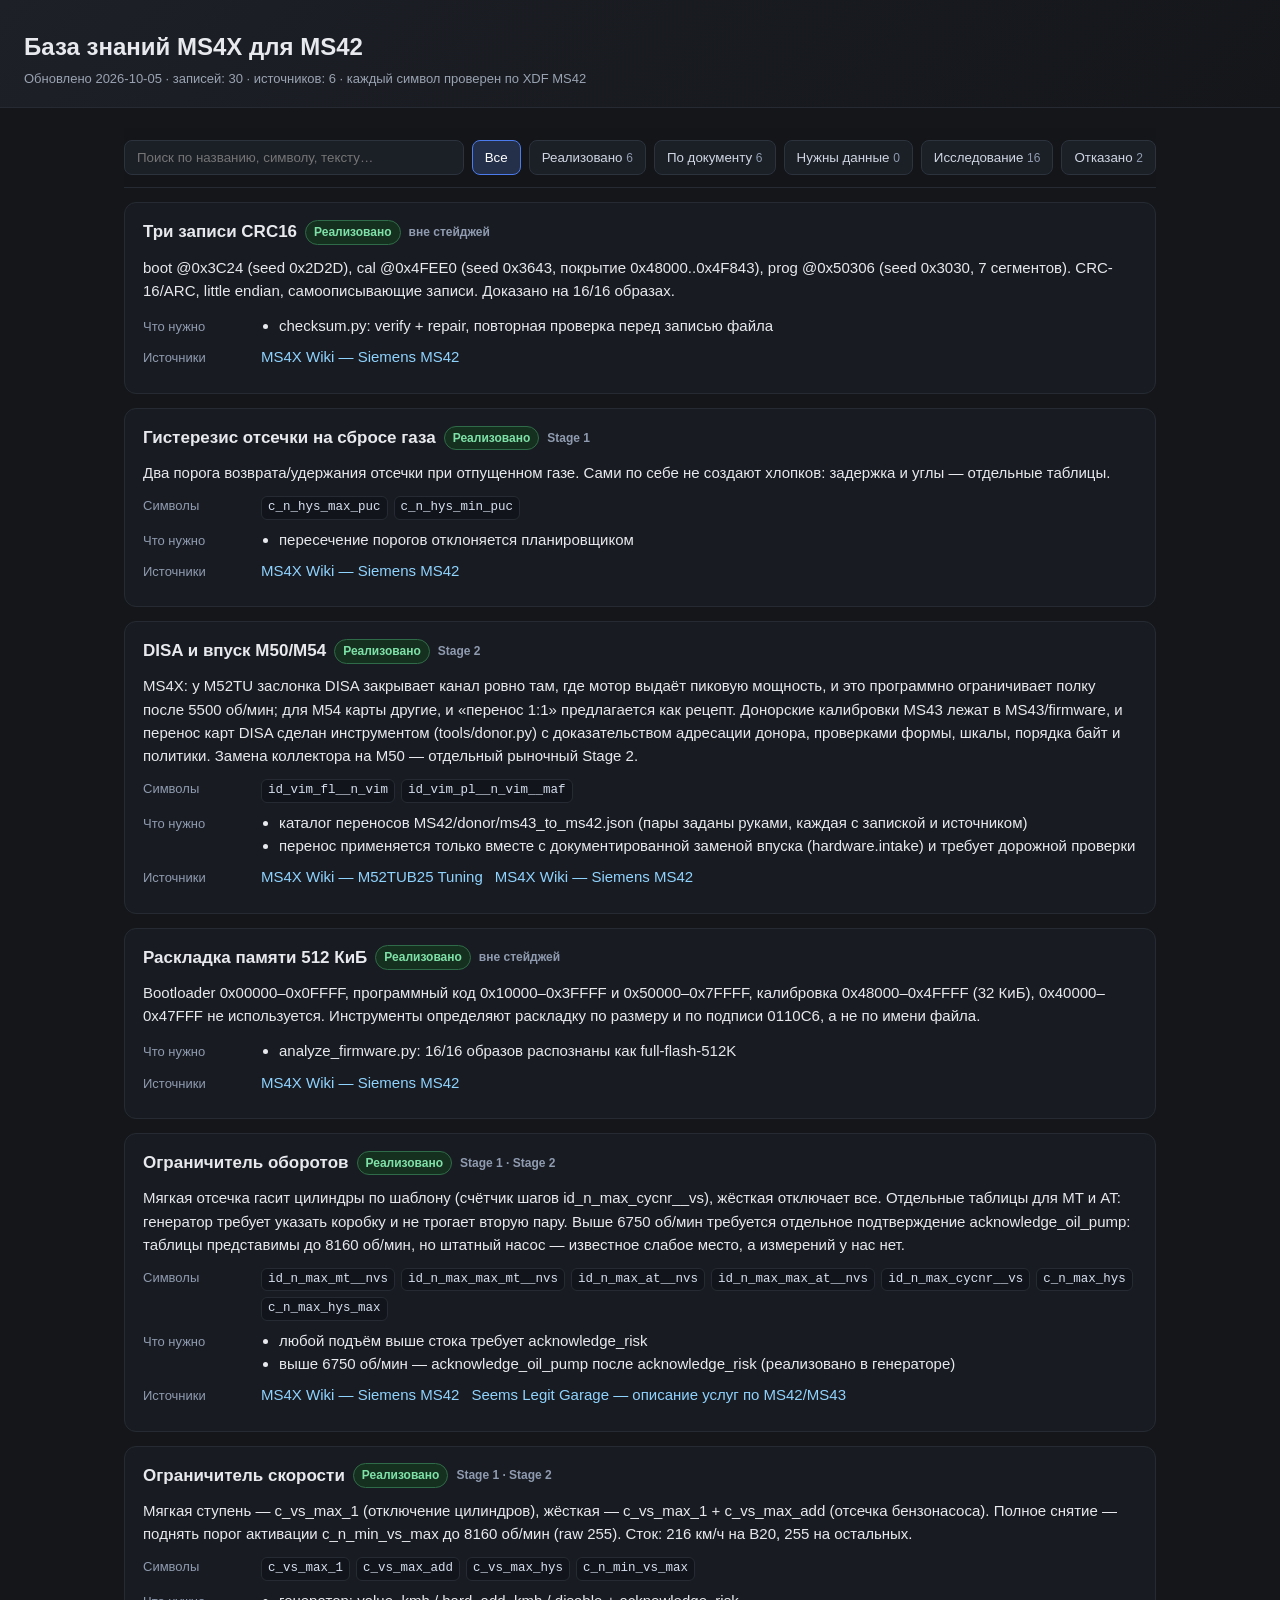
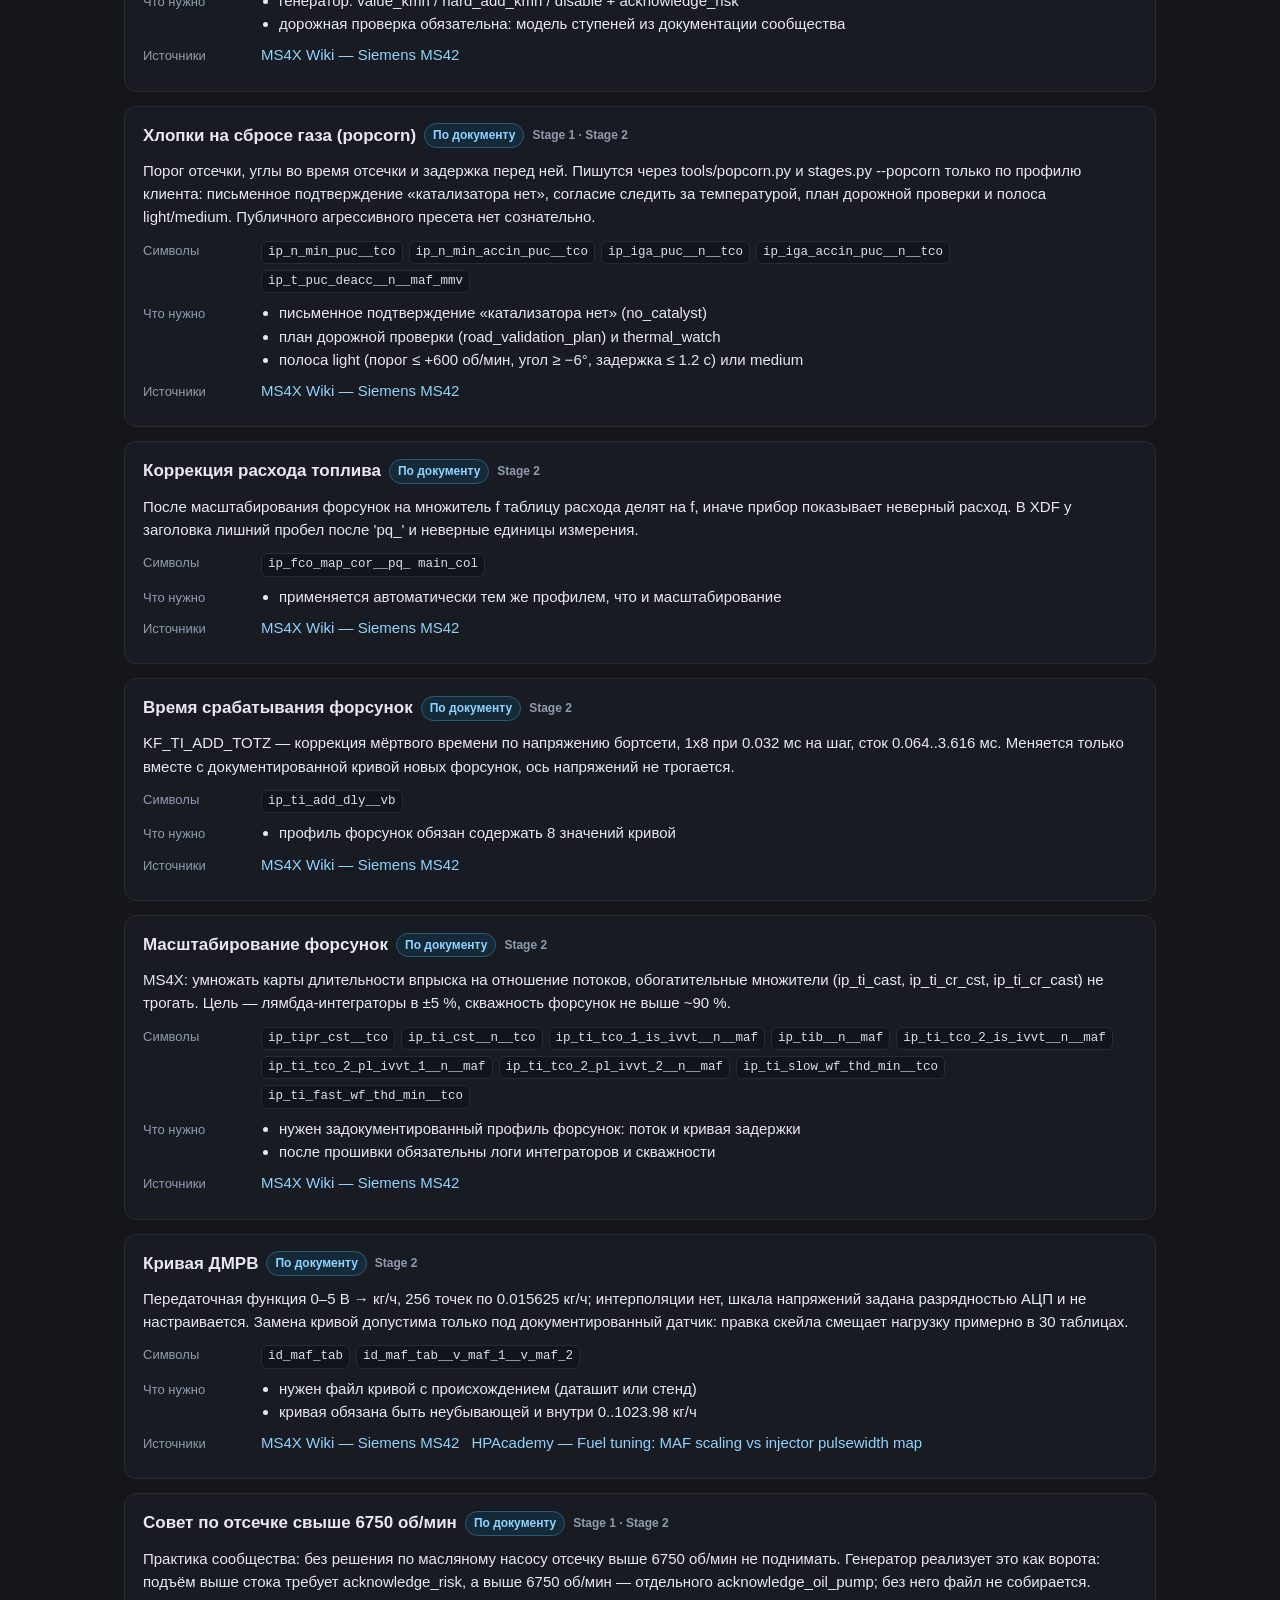
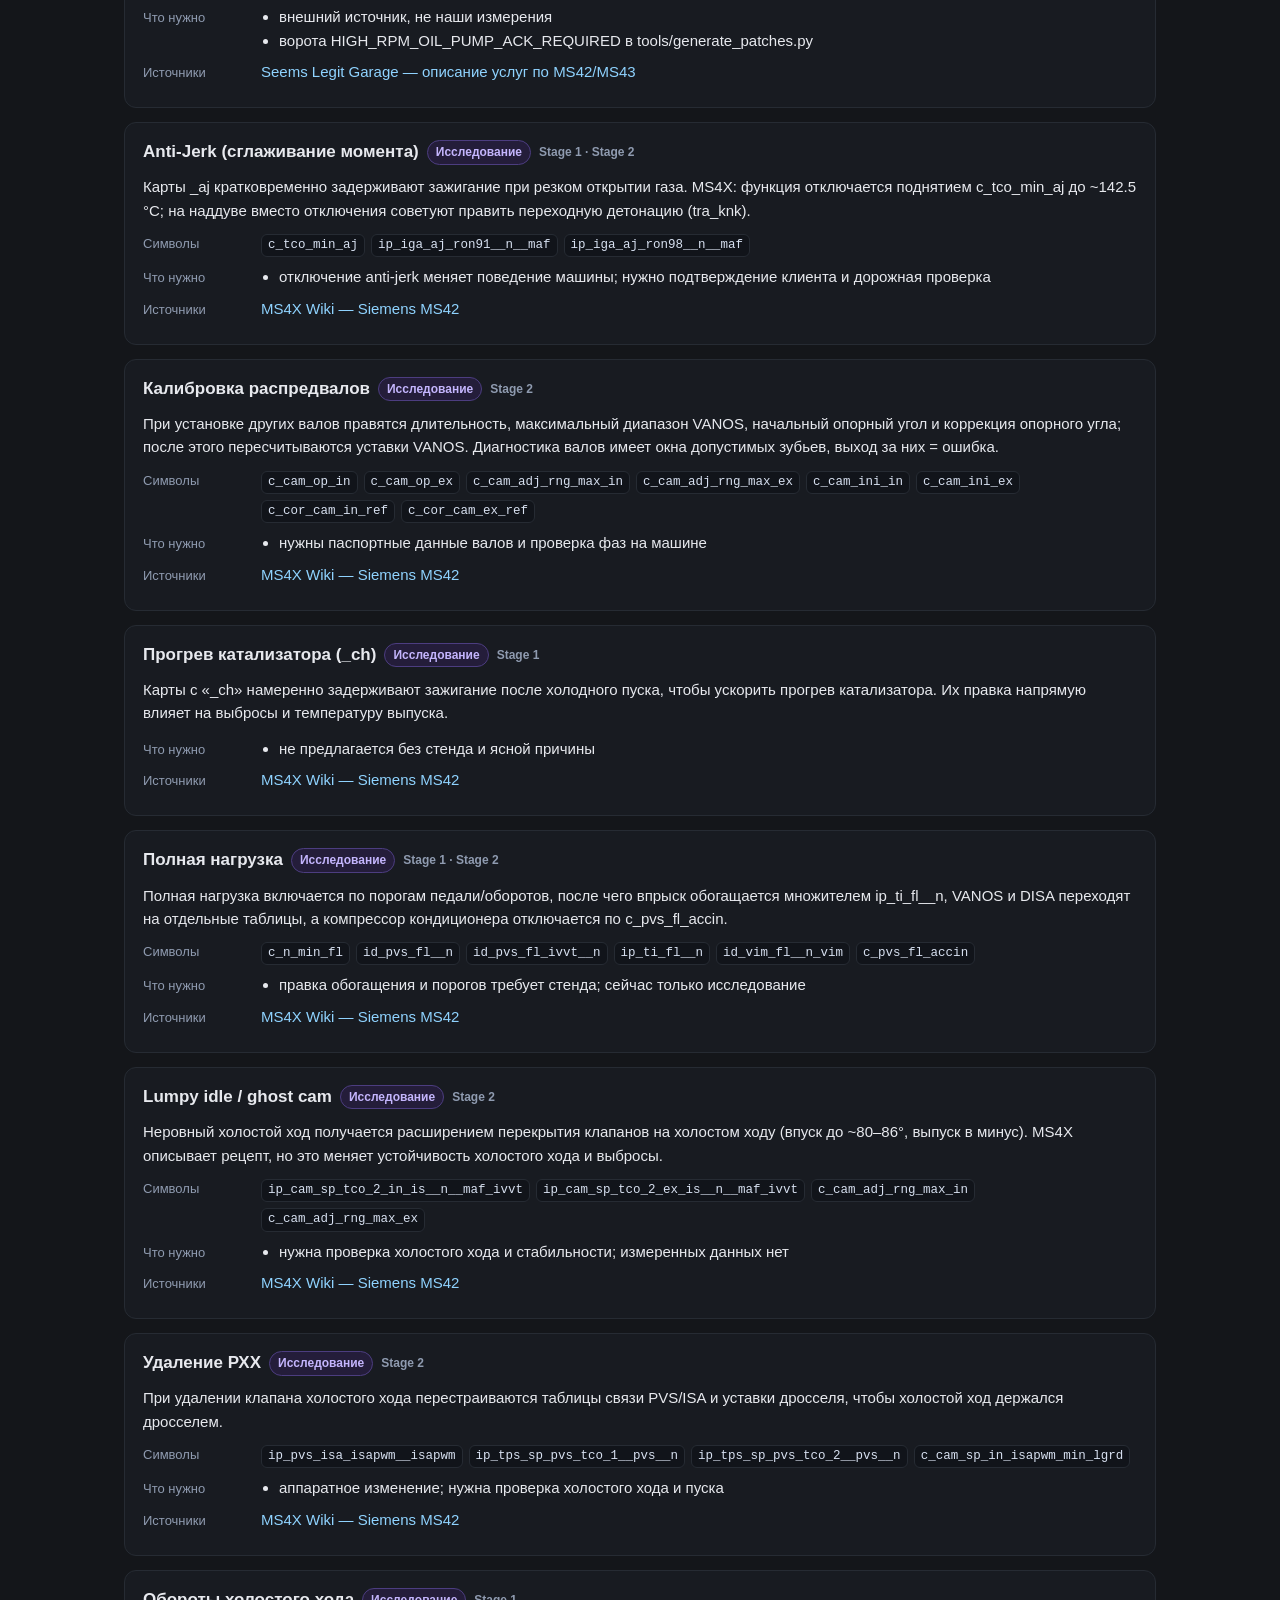
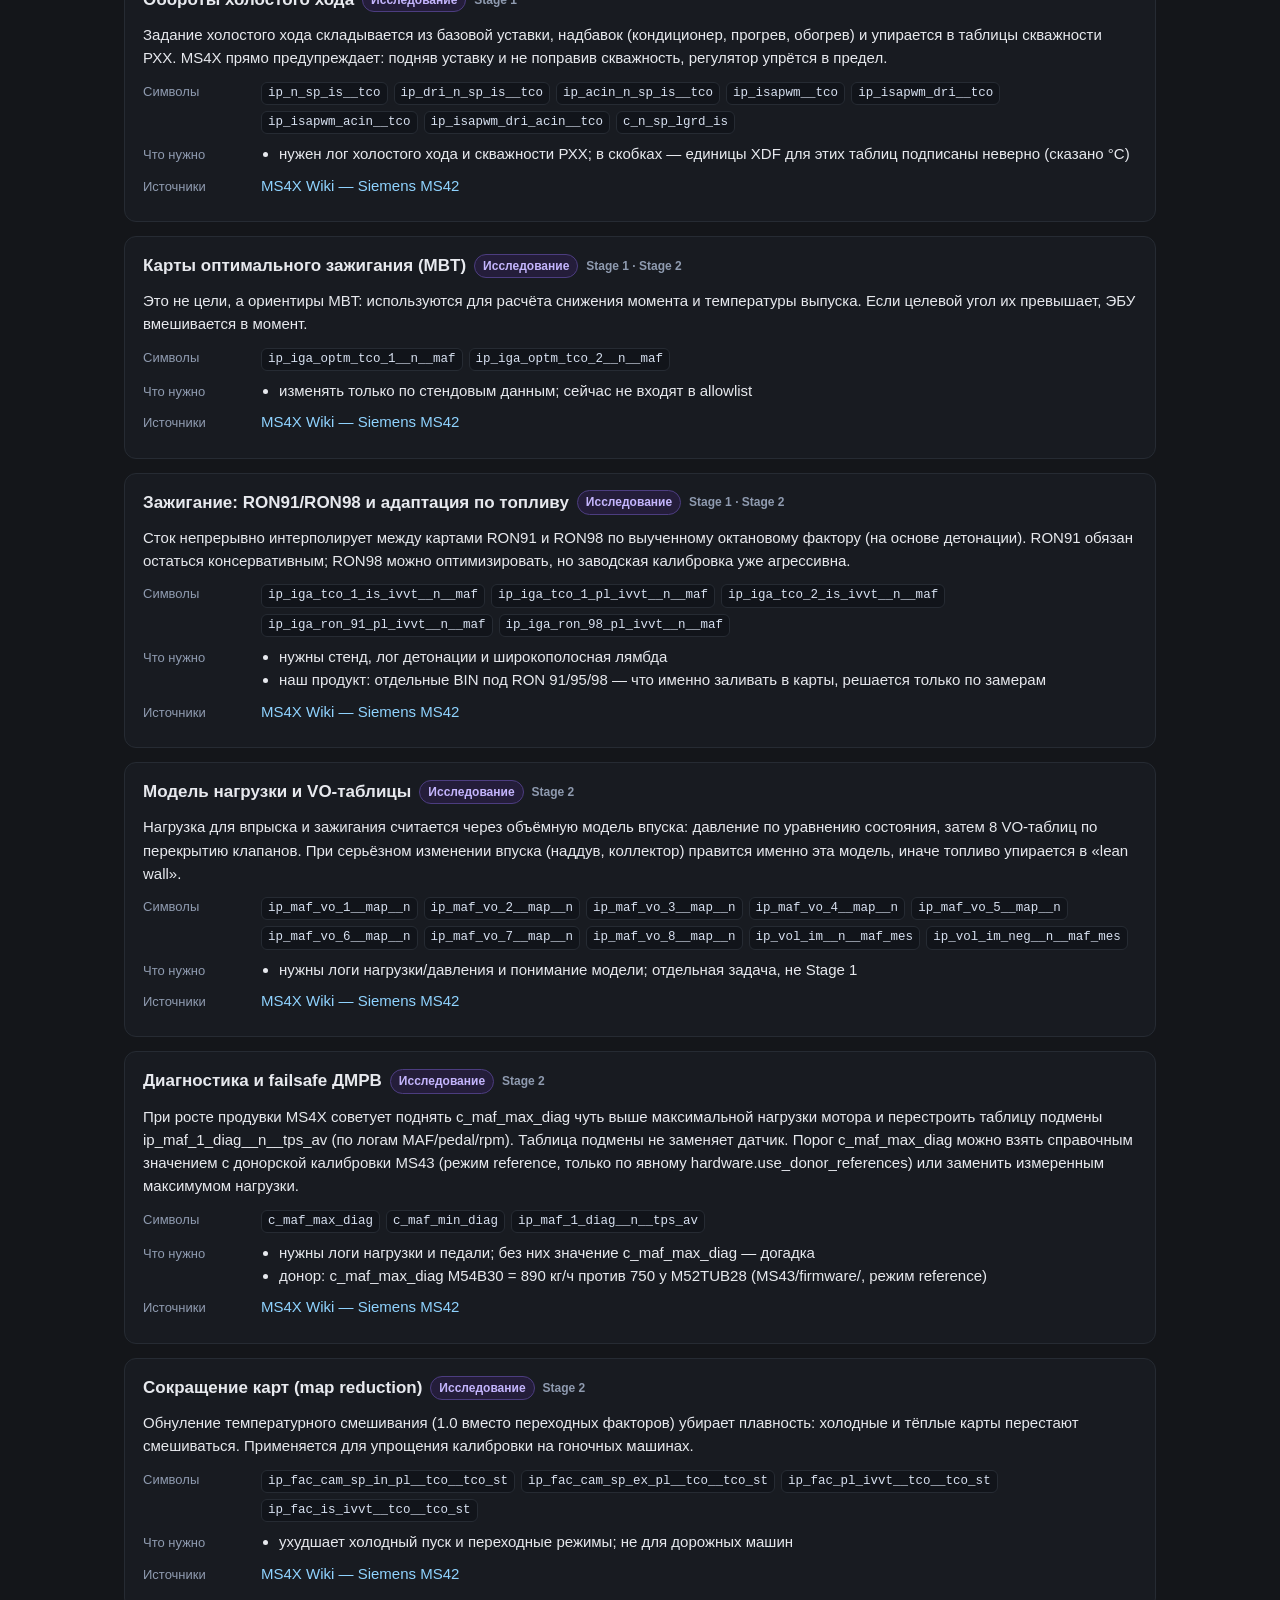
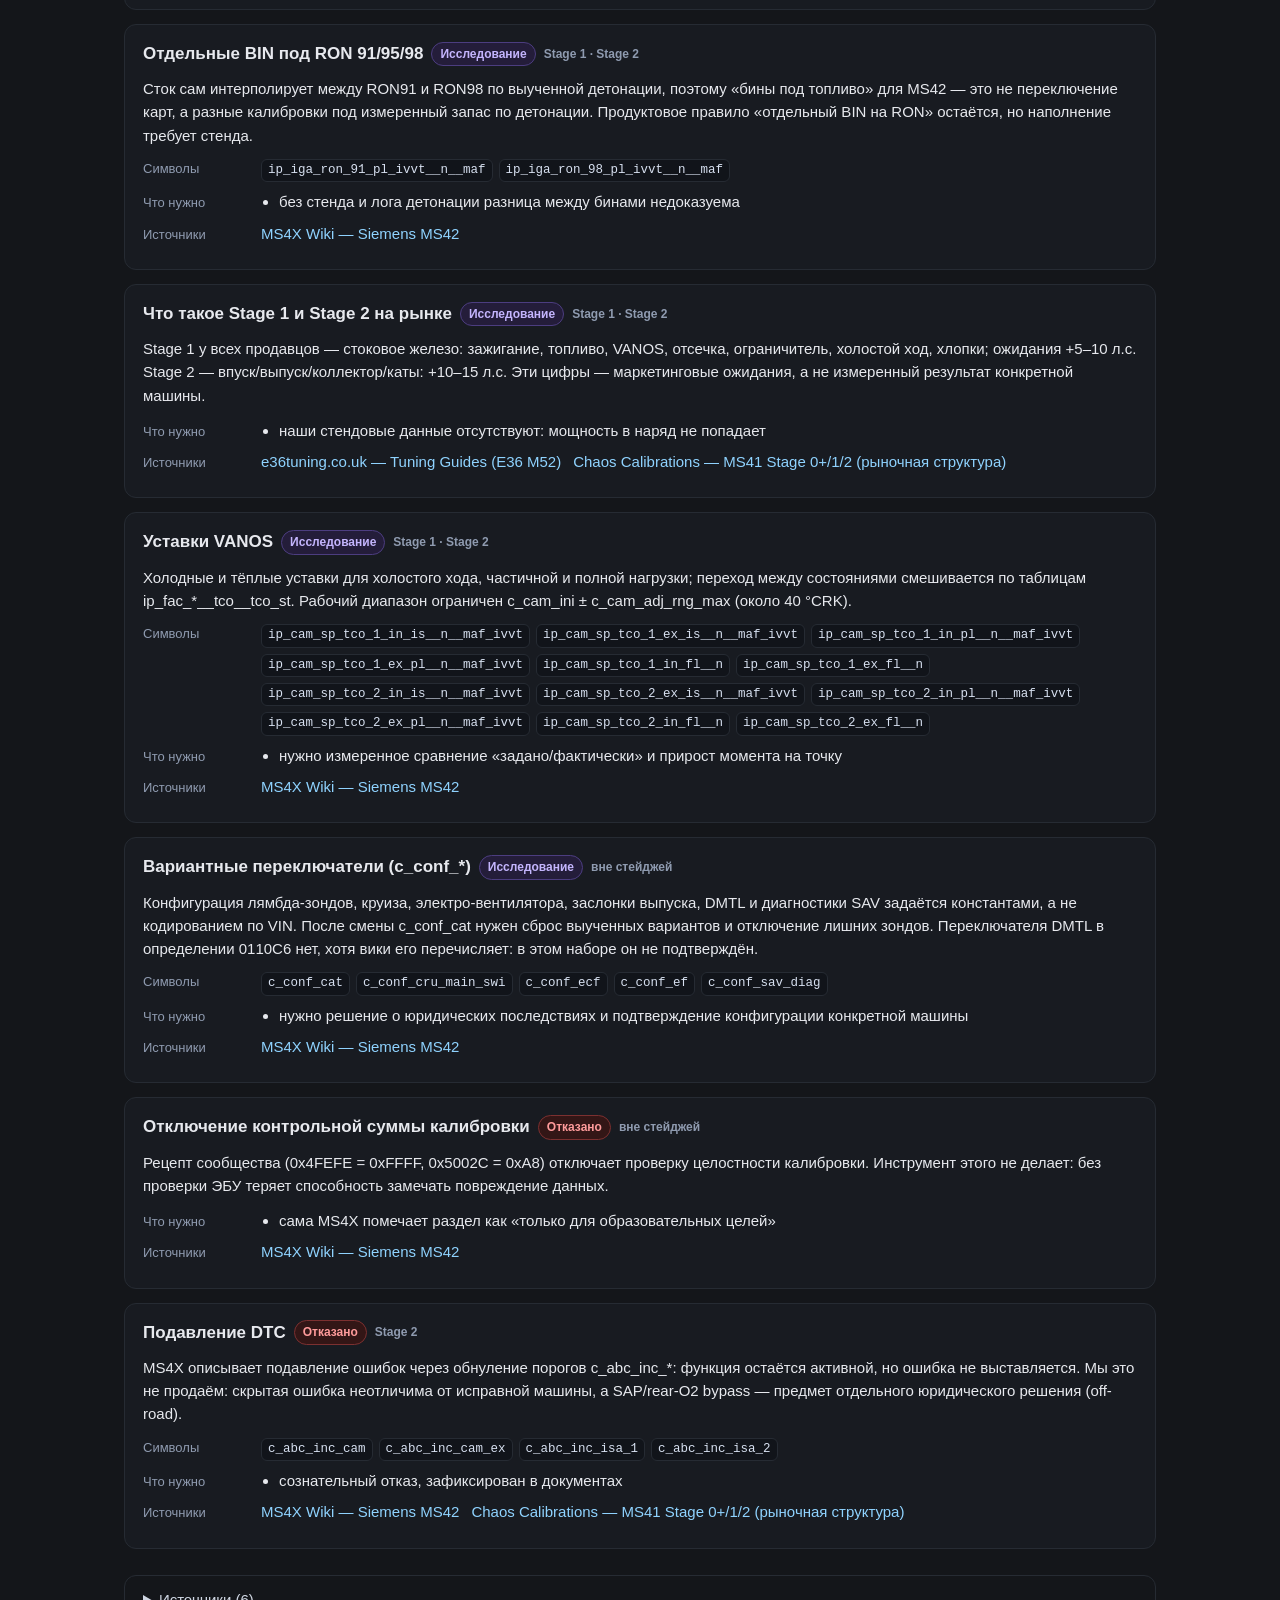
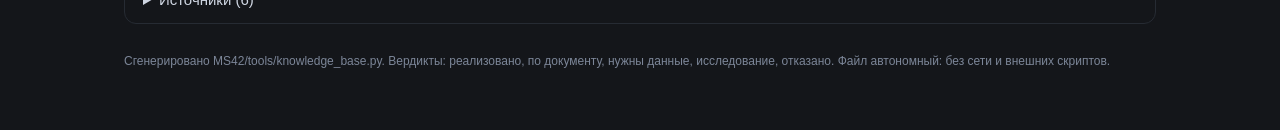
<file: MS42/site/index.html>
<!DOCTYPE html>
<html lang="ru">
<head>
<meta charset="utf-8">
<meta name="viewport" content="width=device-width, initial-scale=1">
<title>База знаний MS4X для MS42</title>
<style>
 :root { color-scheme: dark; }
 * { box-sizing: border-box; }
 body { margin: 0; background: #14161a; color: #e7e9ee;
        font: 15px/1.55 -apple-system, "Segoe UI", Roboto, Arial, sans-serif; }
 header { padding: 28px 24px 18px; background: linear-gradient(135deg, #1d2027, #14161a);
          border-bottom: 1px solid #262b33; }
 h1 { margin: 0 0 4px; font-size: 24px; }
 .meta { color: #9aa3b2; font-size: 13px; }
 main { max-width: 1080px; margin: 0 auto; padding: 20px 24px 60px; }
 .controls { position: sticky; top: 0; background: #14161aee; backdrop-filter: blur(6px);
             padding: 12px 0; display: flex; flex-wrap: wrap; gap: 8px;
             border-bottom: 1px solid #262b33; z-index: 2; }
 input[type=search] { flex: 1 1 260px; padding: 9px 12px; border-radius: 8px;
                      border: 1px solid #2c333d; background: #1b1f26; color: inherit; }
 button.filter { padding: 8px 12px; border-radius: 8px; border: 1px solid #2c333d;
                 background: #1b1f26; color: #cfd6e2; cursor: pointer; }
 button.filter.active { border-color: #4b7bec; color: #fff; background: #24304a; }
 .count { color: #8f9bb0; font-size: 12px; }
 .entry { border: 1px solid #262b33; border-radius: 12px; padding: 16px 18px;
          margin: 14px 0; background: #181b21; }
 .entry h3 { margin: 0 0 10px; font-size: 17px; display: flex; flex-wrap: wrap; gap: 8px;
              align-items: center; }
 .verdict { font-size: 12px; padding: 2px 8px; border-radius: 999px; border: 1px solid; }
 .verdict.implemented { color: #7ee2a8; border-color: #2f6b48; background: #16301f; }
 .verdict.gated { color: #8fd3ff; border-color: #2c5a7a; background: #142a38; }
 .verdict.requires_data { color: #ffd479; border-color: #7a6220; background: #33290d; }
 .verdict.research { color: #c4b5fd; border-color: #4c3d80; background: #241d3a; }
 .verdict.refused { color: #ff9b9b; border-color: #7c3030; background: #331616; }
 .stage { font-size: 12px; color: #8f9bb0; }
 .summary { margin: 0 0 12px; }
 .row { display: flex; gap: 10px; margin: 8px 0; align-items: baseline; }
 .label { flex: 0 0 108px; color: #8f9bb0; font-size: 13px; }
 .chips { display: flex; flex-wrap: wrap; gap: 6px; }
 code { background: #11141a; border: 1px solid #262b33; border-radius: 6px;
        padding: 1px 6px; font-size: 12.5px; color: #d7e0f0; }
 ul { margin: 0; padding-left: 18px; }
 .sources a { color: #8fd3ff; text-decoration: none; margin-right: 12px; }
 .sources a:hover { text-decoration: underline; }
 details { margin-top: 26px; border: 1px solid #262b33; border-radius: 12px; padding: 12px 18px; }
 summary { cursor: pointer; color: #cfd6e2; }
 .retrieved { color: #7c8698; font-size: 12px; }
 .what { color: #9aa3b2; font-size: 13px; }
 .hidden { display: none; }
 footer { color: #7c8698; font-size: 12px; margin-top: 28px; }
</style>
</head>
<body>
<header>
  <h1>База знаний MS4X для MS42</h1>
  <div class="meta">Обновлено 2026-10-05 · записей: 30 ·
  источников: 6 · каждый символ проверен по XDF MS42</div>
</header>
<main>
  <div class="controls">
    <input type="search" id="search" placeholder="Поиск по названию, символу, тексту…">
    <button class="filter active" data-verdict="all">Все</button>
    <button class="filter" data-verdict="implemented">Реализовано <span class="count">6</span></button><button class="filter" data-verdict="gated">По документу <span class="count">6</span></button><button class="filter" data-verdict="requires_data">Нужны данные <span class="count">0</span></button><button class="filter" data-verdict="research">Исследование <span class="count">16</span></button><button class="filter" data-verdict="refused">Отказано <span class="count">2</span></button>
  </div>
  <div id="entries">
<article class="entry" data-verdict="implemented" data-stage="" data-text="три записи crc16 boot @0x3c24 (seed 0x2d2d), cal @0x4fee0 (seed 0x3643, покрытие 0x48000..0x4f843), prog @0x50306 (seed 0x3030, 7 сегментов). crc-16/arc, little endian, самоописывающие записи. доказано на 16/16 образах. checksums">
<h3>Три записи CRC16 <span class="verdict implemented">Реализовано</span><span class="stage">вне стейджей</span></h3>
<p class="summary">boot @0x3C24 (seed 0x2D2D), cal @0x4FEE0 (seed 0x3643, покрытие 0x48000..0x4F843), prog @0x50306 (seed 0x3030, 7 сегментов). CRC-16/ARC, little endian, самоописывающие записи. Доказано на 16/16 образах.</p>
<div class="row"><span class="label">Что нужно</span><ul><li>checksum.py: verify + repair, повторная проверка перед записью файла</li></ul></div>
<div class="row"><span class="label">Источники</span><div class="sources"><a href="https://www.ms4x.net/index.php?title=Siemens_MS42" target="_blank" rel="noopener">MS4X Wiki — Siemens MS42</a></div></div>
</article>
<article class="entry" data-verdict="implemented" data-stage="1" data-text="гистерезис отсечки на сбросе газа два порога возврата/удержания отсечки при отпущенном газе. сами по себе не создают хлопков: задержка и углы — отдельные таблицы. hardcut c_n_hys_max_puc c_n_hys_min_puc">
<h3>Гистерезис отсечки на сбросе газа <span class="verdict implemented">Реализовано</span><span class="stage">Stage 1</span></h3>
<p class="summary">Два порога возврата/удержания отсечки при отпущенном газе. Сами по себе не создают хлопков: задержка и углы — отдельные таблицы.</p>
<div class="row"><span class="label">Символы</span><div class="chips"><code>c_n_hys_max_puc</code><code>c_n_hys_min_puc</code></div></div>
<div class="row"><span class="label">Что нужно</span><ul><li>пересечение порогов отклоняется планировщиком</li></ul></div>
<div class="row"><span class="label">Источники</span><div class="sources"><a href="https://www.ms4x.net/index.php?title=Siemens_MS42" target="_blank" rel="noopener">MS4X Wiki — Siemens MS42</a></div></div>
</article>
<article class="entry" data-verdict="implemented" data-stage="2" data-text="disa и впуск m50/m54 ms4x: у m52tu заслонка disa закрывает канал ровно там, где мотор выдаёт пиковую мощность, и это программно ограничивает полку после 5500 об/мин; для m54 карты другие, и «перенос 1:1» предлагается как рецепт. донорские калибровки ms43 лежат в ms43/firmware, и перенос карт disa сделан инструментом (tools/donor.py) с доказательством адресации донора, проверками формы, шкалы, порядка байт и политики. замена коллектора на m50 — отдельный рыночный stage 2. intake-disa id_vim_fl__n_vim id_vim_pl__n_vim__maf">
<h3>DISA и впуск M50/M54 <span class="verdict implemented">Реализовано</span><span class="stage">Stage 2</span></h3>
<p class="summary">MS4X: у M52TU заслонка DISA закрывает канал ровно там, где мотор выдаёт пиковую мощность, и это программно ограничивает полку после 5500 об/мин; для M54 карты другие, и «перенос 1:1» предлагается как рецепт. Донорские калибровки MS43 лежат в MS43/firmware, и перенос карт DISA сделан инструментом (tools/donor.py) с доказательством адресации донора, проверками формы, шкалы, порядка байт и политики. Замена коллектора на M50 — отдельный рыночный Stage 2.</p>
<div class="row"><span class="label">Символы</span><div class="chips"><code>id_vim_fl__n_vim</code><code>id_vim_pl__n_vim__maf</code></div></div>
<div class="row"><span class="label">Что нужно</span><ul><li>каталог переносов MS42/donor/ms43_to_ms42.json (пары заданы руками, каждая с запиской и источником)</li><li>перенос применяется только вместе с документированной заменой впуска (hardware.intake) и требует дорожной проверки</li></ul></div>
<div class="row"><span class="label">Источники</span><div class="sources"><a href="https://www.ms4x.net/index.php?title=M52TUB25_Tuning" target="_blank" rel="noopener">MS4X Wiki — M52TUB25 Tuning</a><a href="https://www.ms4x.net/index.php?title=Siemens_MS42" target="_blank" rel="noopener">MS4X Wiki — Siemens MS42</a></div></div>
</article>
<article class="entry" data-verdict="implemented" data-stage="" data-text="раскладка памяти 512 киб bootloader 0x00000–0x0ffff, программный код 0x10000–0x3ffff и 0x50000–0x7ffff, калибровка 0x48000–0x4ffff (32 киб), 0x40000–0x47fff не используется. инструменты определяют раскладку по размеру и по подписи 0110c6, а не по имени файла. memory-layout">
<h3>Раскладка памяти 512 КиБ <span class="verdict implemented">Реализовано</span><span class="stage">вне стейджей</span></h3>
<p class="summary">Bootloader 0x00000–0x0FFFF, программный код 0x10000–0x3FFFF и 0x50000–0x7FFFF, калибровка 0x48000–0x4FFFF (32 КиБ), 0x40000–0x47FFF не используется. Инструменты определяют раскладку по размеру и по подписи 0110C6, а не по имени файла.</p>
<div class="row"><span class="label">Что нужно</span><ul><li>analyze_firmware.py: 16/16 образов распознаны как full-flash-512K</li></ul></div>
<div class="row"><span class="label">Источники</span><div class="sources"><a href="https://www.ms4x.net/index.php?title=Siemens_MS42" target="_blank" rel="noopener">MS4X Wiki — Siemens MS42</a></div></div>
</article>
<article class="entry" data-verdict="implemented" data-stage="1,2" data-text="ограничитель оборотов мягкая отсечка гасит цилиндры по шаблону (счётчик шагов id_n_max_cycnr__vs), жёсткая отключает все. отдельные таблицы для mt и at: генератор требует указать коробку и не трогает вторую пару. выше 6750 об/мин требуется отдельное подтверждение acknowledge_oil_pump: таблицы представимы до 8160 об/мин, но штатный насос — известное слабое место, а измерений у нас нет. rpm-limit id_n_max_mt__nvs id_n_max_max_mt__nvs id_n_max_at__nvs id_n_max_max_at__nvs id_n_max_cycnr__vs c_n_max_hys c_n_max_hys_max">
<h3>Ограничитель оборотов <span class="verdict implemented">Реализовано</span><span class="stage">Stage 1 · Stage 2</span></h3>
<p class="summary">Мягкая отсечка гасит цилиндры по шаблону (счётчик шагов id_n_max_cycnr__vs), жёсткая отключает все. Отдельные таблицы для MT и AT: генератор требует указать коробку и не трогает вторую пару. Выше 6750 об/мин требуется отдельное подтверждение acknowledge_oil_pump: таблицы представимы до 8160 об/мин, но штатный насос — известное слабое место, а измерений у нас нет.</p>
<div class="row"><span class="label">Символы</span><div class="chips"><code>id_n_max_mt__nvs</code><code>id_n_max_max_mt__nvs</code><code>id_n_max_at__nvs</code><code>id_n_max_max_at__nvs</code><code>id_n_max_cycnr__vs</code><code>c_n_max_hys</code><code>c_n_max_hys_max</code></div></div>
<div class="row"><span class="label">Что нужно</span><ul><li>любой подъём выше стока требует acknowledge_risk</li><li>выше 6750 об/мин — acknowledge_oil_pump после acknowledge_risk (реализовано в генераторе)</li></ul></div>
<div class="row"><span class="label">Источники</span><div class="sources"><a href="https://www.ms4x.net/index.php?title=Siemens_MS42" target="_blank" rel="noopener">MS4X Wiki — Siemens MS42</a><a href="https://www.seemslegitgarage.com/product-page/SLGECU" target="_blank" rel="noopener">Seems Legit Garage — описание услуг по MS42/MS43</a></div></div>
</article>
<article class="entry" data-verdict="implemented" data-stage="1,2" data-text="ограничитель скорости мягкая ступень — c_vs_max_1 (отключение цилиндров), жёсткая — c_vs_max_1 + c_vs_max_add (отсечка бензонасоса). полное снятие — поднять порог активации c_n_min_vs_max до 8160 об/мин (raw 255). сток: 216 км/ч на b20, 255 на остальных. vmax c_vs_max_1 c_vs_max_add c_vs_max_hys c_n_min_vs_max">
<h3>Ограничитель скорости <span class="verdict implemented">Реализовано</span><span class="stage">Stage 1 · Stage 2</span></h3>
<p class="summary">Мягкая ступень — c_vs_max_1 (отключение цилиндров), жёсткая — c_vs_max_1 + c_vs_max_add (отсечка бензонасоса). Полное снятие — поднять порог активации c_n_min_vs_max до 8160 об/мин (raw 255). Сток: 216 км/ч на B20, 255 на остальных.</p>
<div class="row"><span class="label">Символы</span><div class="chips"><code>c_vs_max_1</code><code>c_vs_max_add</code><code>c_vs_max_hys</code><code>c_n_min_vs_max</code></div></div>
<div class="row"><span class="label">Что нужно</span><ul><li>генератор: value_kmh / hard_add_kmh / disable + acknowledge_risk</li><li>дорожная проверка обязательна: модель ступеней из документации сообщества</li></ul></div>
<div class="row"><span class="label">Источники</span><div class="sources"><a href="https://www.ms4x.net/index.php?title=Siemens_MS42" target="_blank" rel="noopener">MS4X Wiki — Siemens MS42</a></div></div>
</article>
<article class="entry" data-verdict="gated" data-stage="1,2" data-text="хлопки на сбросе газа (popcorn) порог отсечки, углы во время отсечки и задержка перед ней. пишутся через tools/popcorn.py и stages.py --popcorn только по профилю клиента: письменное подтверждение «катализатора нет», согласие следить за температурой, план дорожной проверки и полоса light/medium. публичного агрессивного пресета нет сознательно. exhaust-pops ip_n_min_puc__tco ip_n_min_accin_puc__tco ip_iga_puc__n__tco ip_iga_accin_puc__n__tco ip_t_puc_deacc__n__maf_mmv">
<h3>Хлопки на сбросе газа (popcorn) <span class="verdict gated">По документу</span><span class="stage">Stage 1 · Stage 2</span></h3>
<p class="summary">Порог отсечки, углы во время отсечки и задержка перед ней. Пишутся через tools/popcorn.py и stages.py --popcorn только по профилю клиента: письменное подтверждение «катализатора нет», согласие следить за температурой, план дорожной проверки и полоса light/medium. Публичного агрессивного пресета нет сознательно.</p>
<div class="row"><span class="label">Символы</span><div class="chips"><code>ip_n_min_puc__tco</code><code>ip_n_min_accin_puc__tco</code><code>ip_iga_puc__n__tco</code><code>ip_iga_accin_puc__n__tco</code><code>ip_t_puc_deacc__n__maf_mmv</code></div></div>
<div class="row"><span class="label">Что нужно</span><ul><li>письменное подтверждение «катализатора нет» (no_catalyst)</li><li>план дорожной проверки (road_validation_plan) и thermal_watch</li><li>полоса light (порог ≤ +600 об/мин, угол ≥ −6°, задержка ≤ 1.2 с) или medium</li></ul></div>
<div class="row"><span class="label">Источники</span><div class="sources"><a href="https://www.ms4x.net/index.php?title=Siemens_MS42" target="_blank" rel="noopener">MS4X Wiki — Siemens MS42</a></div></div>
</article>
<article class="entry" data-verdict="gated" data-stage="2" data-text="коррекция расхода топлива после масштабирования форсунок на множитель f таблицу расхода делят на f, иначе прибор показывает неверный расход. в xdf у заголовка лишний пробел после &#x27;pq_&#x27; и неверные единицы измерения. fuel-consumption-gauge ip_fco_map_cor__pq_ main_col">
<h3>Коррекция расхода топлива <span class="verdict gated">По документу</span><span class="stage">Stage 2</span></h3>
<p class="summary">После масштабирования форсунок на множитель f таблицу расхода делят на f, иначе прибор показывает неверный расход. В XDF у заголовка лишний пробел после &#x27;pq_&#x27; и неверные единицы измерения.</p>
<div class="row"><span class="label">Символы</span><div class="chips"><code>ip_fco_map_cor__pq_ main_col</code></div></div>
<div class="row"><span class="label">Что нужно</span><ul><li>применяется автоматически тем же профилем, что и масштабирование</li></ul></div>
<div class="row"><span class="label">Источники</span><div class="sources"><a href="https://www.ms4x.net/index.php?title=Siemens_MS42" target="_blank" rel="noopener">MS4X Wiki — Siemens MS42</a></div></div>
</article>
<article class="entry" data-verdict="gated" data-stage="2" data-text="время срабатывания форсунок kf_ti_add_totz — коррекция мёртвого времени по напряжению бортсети, 1x8 при 0.032 мс на шаг, сток 0.064..3.616 мс. меняется только вместе с документированной кривой новых форсунок, ось напряжений не трогается. injector-dead-time ip_ti_add_dly__vb">
<h3>Время срабатывания форсунок <span class="verdict gated">По документу</span><span class="stage">Stage 2</span></h3>
<p class="summary">KF_TI_ADD_TOTZ — коррекция мёртвого времени по напряжению бортсети, 1x8 при 0.032 мс на шаг, сток 0.064..3.616 мс. Меняется только вместе с документированной кривой новых форсунок, ось напряжений не трогается.</p>
<div class="row"><span class="label">Символы</span><div class="chips"><code>ip_ti_add_dly__vb</code></div></div>
<div class="row"><span class="label">Что нужно</span><ul><li>профиль форсунок обязан содержать 8 значений кривой</li></ul></div>
<div class="row"><span class="label">Источники</span><div class="sources"><a href="https://www.ms4x.net/index.php?title=Siemens_MS42" target="_blank" rel="noopener">MS4X Wiki — Siemens MS42</a></div></div>
</article>
<article class="entry" data-verdict="gated" data-stage="2" data-text="масштабирование форсунок ms4x: умножать карты длительности впрыска на отношение потоков, обогатительные множители (ip_ti_cast, ip_ti_cr_cst, ip_ti_cr_cast) не трогать. цель — лямбда-интеграторы в ±5 %, скважность форсунок не выше ~90 %. injector-scaling ip_tipr_cst__tco ip_ti_cst__n__tco ip_ti_tco_1_is_ivvt__n__maf ip_tib__n__maf ip_ti_tco_2_is_ivvt__n__maf ip_ti_tco_2_pl_ivvt_1__n__maf ip_ti_tco_2_pl_ivvt_2__n__maf ip_ti_slow_wf_thd_min__tco ip_ti_fast_wf_thd_min__tco">
<h3>Масштабирование форсунок <span class="verdict gated">По документу</span><span class="stage">Stage 2</span></h3>
<p class="summary">MS4X: умножать карты длительности впрыска на отношение потоков, обогатительные множители (ip_ti_cast, ip_ti_cr_cst, ip_ti_cr_cast) не трогать. Цель — лямбда-интеграторы в ±5 %, скважность форсунок не выше ~90 %.</p>
<div class="row"><span class="label">Символы</span><div class="chips"><code>ip_tipr_cst__tco</code><code>ip_ti_cst__n__tco</code><code>ip_ti_tco_1_is_ivvt__n__maf</code><code>ip_tib__n__maf</code><code>ip_ti_tco_2_is_ivvt__n__maf</code><code>ip_ti_tco_2_pl_ivvt_1__n__maf</code><code>ip_ti_tco_2_pl_ivvt_2__n__maf</code><code>ip_ti_slow_wf_thd_min__tco</code><code>ip_ti_fast_wf_thd_min__tco</code></div></div>
<div class="row"><span class="label">Что нужно</span><ul><li>нужен задокументированный профиль форсунок: поток и кривая задержки</li><li>после прошивки обязательны логи интеграторов и скважности</li></ul></div>
<div class="row"><span class="label">Источники</span><div class="sources"><a href="https://www.ms4x.net/index.php?title=Siemens_MS42" target="_blank" rel="noopener">MS4X Wiki — Siemens MS42</a></div></div>
</article>
<article class="entry" data-verdict="gated" data-stage="2" data-text="кривая дмрв передаточная функция 0–5 в → кг/ч, 256 точек по 0.015625 кг/ч; интерполяции нет, шкала напряжений задана разрядностью ацп и не настраивается. замена кривой допустима только под документированный датчик: правка скейла смещает нагрузку примерно в 30 таблицах. maf-curve id_maf_tab id_maf_tab__v_maf_1__v_maf_2">
<h3>Кривая ДМРВ <span class="verdict gated">По документу</span><span class="stage">Stage 2</span></h3>
<p class="summary">Передаточная функция 0–5 В → кг/ч, 256 точек по 0.015625 кг/ч; интерполяции нет, шкала напряжений задана разрядностью АЦП и не настраивается. Замена кривой допустима только под документированный датчик: правка скейла смещает нагрузку примерно в 30 таблицах.</p>
<div class="row"><span class="label">Символы</span><div class="chips"><code>id_maf_tab</code><code>id_maf_tab__v_maf_1__v_maf_2</code></div></div>
<div class="row"><span class="label">Что нужно</span><ul><li>нужен файл кривой с происхождением (даташит или стенд)</li><li>кривая обязана быть неубывающей и внутри 0..1023.98 кг/ч</li></ul></div>
<div class="row"><span class="label">Источники</span><div class="sources"><a href="https://www.ms4x.net/index.php?title=Siemens_MS42" target="_blank" rel="noopener">MS4X Wiki — Siemens MS42</a><a href="https://www.hpacademy.com/forum/reflashing/show/fuel-tuning-maf-scaling-vs-injector-pulsewidth-map/" target="_blank" rel="noopener">HPAcademy — Fuel tuning: MAF scaling vs injector pulsewidth map</a></div></div>
</article>
<article class="entry" data-verdict="gated" data-stage="1,2" data-text="совет по отсечке свыше 6750 об/мин практика сообщества: без решения по масляному насосу отсечку выше 6750 об/мин не поднимать. генератор реализует это как ворота: подъём выше стока требует acknowledge_risk, а выше 6750 об/мин — отдельного acknowledge_oil_pump; без него файл не собирается. rev-limit-advice">
<h3>Совет по отсечке свыше 6750 об/мин <span class="verdict gated">По документу</span><span class="stage">Stage 1 · Stage 2</span></h3>
<p class="summary">Практика сообщества: без решения по масляному насосу отсечку выше 6750 об/мин не поднимать. Генератор реализует это как ворота: подъём выше стока требует acknowledge_risk, а выше 6750 об/мин — отдельного acknowledge_oil_pump; без него файл не собирается.</p>
<div class="row"><span class="label">Что нужно</span><ul><li>внешний источник, не наши измерения</li><li>ворота HIGH_RPM_OIL_PUMP_ACK_REQUIRED в tools/generate_patches.py</li></ul></div>
<div class="row"><span class="label">Источники</span><div class="sources"><a href="https://www.seemslegitgarage.com/product-page/SLGECU" target="_blank" rel="noopener">Seems Legit Garage — описание услуг по MS42/MS43</a></div></div>
</article>
<article class="entry" data-verdict="research" data-stage="1,2" data-text="anti-jerk (сглаживание момента) карты _aj кратковременно задерживают зажигание при резком открытии газа. ms4x: функция отключается поднятием c_tco_min_aj до ~142.5 °c; на наддуве вместо отключения советуют править переходную детонацию (tra_knk). anti-jerk c_tco_min_aj ip_iga_aj_ron91__n__maf ip_iga_aj_ron98__n__maf">
<h3>Anti-Jerk (сглаживание момента) <span class="verdict research">Исследование</span><span class="stage">Stage 1 · Stage 2</span></h3>
<p class="summary">Карты _aj кратковременно задерживают зажигание при резком открытии газа. MS4X: функция отключается поднятием c_tco_min_aj до ~142.5 °C; на наддуве вместо отключения советуют править переходную детонацию (tra_knk).</p>
<div class="row"><span class="label">Символы</span><div class="chips"><code>c_tco_min_aj</code><code>ip_iga_aj_ron91__n__maf</code><code>ip_iga_aj_ron98__n__maf</code></div></div>
<div class="row"><span class="label">Что нужно</span><ul><li>отключение anti-jerk меняет поведение машины; нужно подтверждение клиента и дорожная проверка</li></ul></div>
<div class="row"><span class="label">Источники</span><div class="sources"><a href="https://www.ms4x.net/index.php?title=Siemens_MS42" target="_blank" rel="noopener">MS4X Wiki — Siemens MS42</a></div></div>
</article>
<article class="entry" data-verdict="research" data-stage="2" data-text="калибровка распредвалов при установке других валов правятся длительность, максимальный диапазон vanos, начальный опорный угол и коррекция опорного угла; после этого пересчитываются уставки vanos. диагностика валов имеет окна допустимых зубьев, выход за них = ошибка. camshaft-calibration c_cam_op_in c_cam_op_ex c_cam_adj_rng_max_in c_cam_adj_rng_max_ex c_cam_ini_in c_cam_ini_ex c_cor_cam_in_ref c_cor_cam_ex_ref">
<h3>Калибровка распредвалов <span class="verdict research">Исследование</span><span class="stage">Stage 2</span></h3>
<p class="summary">При установке других валов правятся длительность, максимальный диапазон VANOS, начальный опорный угол и коррекция опорного угла; после этого пересчитываются уставки VANOS. Диагностика валов имеет окна допустимых зубьев, выход за них = ошибка.</p>
<div class="row"><span class="label">Символы</span><div class="chips"><code>c_cam_op_in</code><code>c_cam_op_ex</code><code>c_cam_adj_rng_max_in</code><code>c_cam_adj_rng_max_ex</code><code>c_cam_ini_in</code><code>c_cam_ini_ex</code><code>c_cor_cam_in_ref</code><code>c_cor_cam_ex_ref</code></div></div>
<div class="row"><span class="label">Что нужно</span><ul><li>нужны паспортные данные валов и проверка фаз на машине</li></ul></div>
<div class="row"><span class="label">Источники</span><div class="sources"><a href="https://www.ms4x.net/index.php?title=Siemens_MS42" target="_blank" rel="noopener">MS4X Wiki — Siemens MS42</a></div></div>
</article>
<article class="entry" data-verdict="research" data-stage="1" data-text="прогрев катализатора (_ch) карты с «_ch» намеренно задерживают зажигание после холодного пуска, чтобы ускорить прогрев катализатора. их правка напрямую влияет на выбросы и температуру выпуска. catalyst-heating">
<h3>Прогрев катализатора (_ch) <span class="verdict research">Исследование</span><span class="stage">Stage 1</span></h3>
<p class="summary">Карты с «_ch» намеренно задерживают зажигание после холодного пуска, чтобы ускорить прогрев катализатора. Их правка напрямую влияет на выбросы и температуру выпуска.</p>
<div class="row"><span class="label">Что нужно</span><ul><li>не предлагается без стенда и ясной причины</li></ul></div>
<div class="row"><span class="label">Источники</span><div class="sources"><a href="https://www.ms4x.net/index.php?title=Siemens_MS42" target="_blank" rel="noopener">MS4X Wiki — Siemens MS42</a></div></div>
</article>
<article class="entry" data-verdict="research" data-stage="1,2" data-text="полная нагрузка полная нагрузка включается по порогам педали/оборотов, после чего впрыск обогащается множителем ip_ti_fl__n, vanos и disa переходят на отдельные таблицы, а компрессор кондиционера отключается по c_pvs_fl_accin. full-load c_n_min_fl id_pvs_fl__n id_pvs_fl_ivvt__n ip_ti_fl__n id_vim_fl__n_vim c_pvs_fl_accin">
<h3>Полная нагрузка <span class="verdict research">Исследование</span><span class="stage">Stage 1 · Stage 2</span></h3>
<p class="summary">Полная нагрузка включается по порогам педали/оборотов, после чего впрыск обогащается множителем ip_ti_fl__n, VANOS и DISA переходят на отдельные таблицы, а компрессор кондиционера отключается по c_pvs_fl_accin.</p>
<div class="row"><span class="label">Символы</span><div class="chips"><code>c_n_min_fl</code><code>id_pvs_fl__n</code><code>id_pvs_fl_ivvt__n</code><code>ip_ti_fl__n</code><code>id_vim_fl__n_vim</code><code>c_pvs_fl_accin</code></div></div>
<div class="row"><span class="label">Что нужно</span><ul><li>правка обогащения и порогов требует стенда; сейчас только исследование</li></ul></div>
<div class="row"><span class="label">Источники</span><div class="sources"><a href="https://www.ms4x.net/index.php?title=Siemens_MS42" target="_blank" rel="noopener">MS4X Wiki — Siemens MS42</a></div></div>
</article>
<article class="entry" data-verdict="research" data-stage="2" data-text="lumpy idle / ghost cam неровный холостой ход получается расширением перекрытия клапанов на холостом ходу (впуск до ~80–86°, выпуск в минус). ms4x описывает рецепт, но это меняет устойчивость холостого хода и выбросы. ghost-cam ip_cam_sp_tco_2_in_is__n__maf_ivvt ip_cam_sp_tco_2_ex_is__n__maf_ivvt c_cam_adj_rng_max_in c_cam_adj_rng_max_ex">
<h3>Lumpy idle / ghost cam <span class="verdict research">Исследование</span><span class="stage">Stage 2</span></h3>
<p class="summary">Неровный холостой ход получается расширением перекрытия клапанов на холостом ходу (впуск до ~80–86°, выпуск в минус). MS4X описывает рецепт, но это меняет устойчивость холостого хода и выбросы.</p>
<div class="row"><span class="label">Символы</span><div class="chips"><code>ip_cam_sp_tco_2_in_is__n__maf_ivvt</code><code>ip_cam_sp_tco_2_ex_is__n__maf_ivvt</code><code>c_cam_adj_rng_max_in</code><code>c_cam_adj_rng_max_ex</code></div></div>
<div class="row"><span class="label">Что нужно</span><ul><li>нужна проверка холостого хода и стабильности; измеренных данных нет</li></ul></div>
<div class="row"><span class="label">Источники</span><div class="sources"><a href="https://www.ms4x.net/index.php?title=Siemens_MS42" target="_blank" rel="noopener">MS4X Wiki — Siemens MS42</a></div></div>
</article>
<article class="entry" data-verdict="research" data-stage="2" data-text="удаление рхх при удалении клапана холостого хода перестраиваются таблицы связи pvs/isa и уставки дросселя, чтобы холостой ход держался дросселем. icv-delete ip_pvs_isa_isapwm__isapwm ip_tps_sp_pvs_tco_1__pvs__n ip_tps_sp_pvs_tco_2__pvs__n c_cam_sp_in_isapwm_min_lgrd">
<h3>Удаление РХХ <span class="verdict research">Исследование</span><span class="stage">Stage 2</span></h3>
<p class="summary">При удалении клапана холостого хода перестраиваются таблицы связи PVS/ISA и уставки дросселя, чтобы холостой ход держался дросселем.</p>
<div class="row"><span class="label">Символы</span><div class="chips"><code>ip_pvs_isa_isapwm__isapwm</code><code>ip_tps_sp_pvs_tco_1__pvs__n</code><code>ip_tps_sp_pvs_tco_2__pvs__n</code><code>c_cam_sp_in_isapwm_min_lgrd</code></div></div>
<div class="row"><span class="label">Что нужно</span><ul><li>аппаратное изменение; нужна проверка холостого хода и пуска</li></ul></div>
<div class="row"><span class="label">Источники</span><div class="sources"><a href="https://www.ms4x.net/index.php?title=Siemens_MS42" target="_blank" rel="noopener">MS4X Wiki — Siemens MS42</a></div></div>
</article>
<article class="entry" data-verdict="research" data-stage="1" data-text="обороты холостого хода задание холостого хода складывается из базовой уставки, надбавок (кондиционер, прогрев, обогрев) и упирается в таблицы скважности рхх. ms4x прямо предупреждает: подняв уставку и не поправив скважность, регулятор упрётся в предел. idle-speed ip_n_sp_is__tco ip_dri_n_sp_is__tco ip_acin_n_sp_is__tco ip_isapwm__tco ip_isapwm_dri__tco ip_isapwm_acin__tco ip_isapwm_dri_acin__tco c_n_sp_lgrd_is">
<h3>Обороты холостого хода <span class="verdict research">Исследование</span><span class="stage">Stage 1</span></h3>
<p class="summary">Задание холостого хода складывается из базовой уставки, надбавок (кондиционер, прогрев, обогрев) и упирается в таблицы скважности РХХ. MS4X прямо предупреждает: подняв уставку и не поправив скважность, регулятор упрётся в предел.</p>
<div class="row"><span class="label">Символы</span><div class="chips"><code>ip_n_sp_is__tco</code><code>ip_dri_n_sp_is__tco</code><code>ip_acin_n_sp_is__tco</code><code>ip_isapwm__tco</code><code>ip_isapwm_dri__tco</code><code>ip_isapwm_acin__tco</code><code>ip_isapwm_dri_acin__tco</code><code>c_n_sp_lgrd_is</code></div></div>
<div class="row"><span class="label">Что нужно</span><ul><li>нужен лог холостого хода и скважности РХХ; в скобках — единицы XDF для этих таблиц подписаны неверно (сказано °C)</li></ul></div>
<div class="row"><span class="label">Источники</span><div class="sources"><a href="https://www.ms4x.net/index.php?title=Siemens_MS42" target="_blank" rel="noopener">MS4X Wiki — Siemens MS42</a></div></div>
</article>
<article class="entry" data-verdict="research" data-stage="1,2" data-text="карты оптимального зажигания (mbt) это не цели, а ориентиры mbt: используются для расчёта снижения момента и температуры выпуска. если целевой угол их превышает, эбу вмешивается в момент. ignition-mbt ip_iga_optm_tco_1__n__maf ip_iga_optm_tco_2__n__maf">
<h3>Карты оптимального зажигания (MBT) <span class="verdict research">Исследование</span><span class="stage">Stage 1 · Stage 2</span></h3>
<p class="summary">Это не цели, а ориентиры MBT: используются для расчёта снижения момента и температуры выпуска. Если целевой угол их превышает, ЭБУ вмешивается в момент.</p>
<div class="row"><span class="label">Символы</span><div class="chips"><code>ip_iga_optm_tco_1__n__maf</code><code>ip_iga_optm_tco_2__n__maf</code></div></div>
<div class="row"><span class="label">Что нужно</span><ul><li>изменять только по стендовым данным; сейчас не входят в allowlist</li></ul></div>
<div class="row"><span class="label">Источники</span><div class="sources"><a href="https://www.ms4x.net/index.php?title=Siemens_MS42" target="_blank" rel="noopener">MS4X Wiki — Siemens MS42</a></div></div>
</article>
<article class="entry" data-verdict="research" data-stage="1,2" data-text="зажигание: ron91/ron98 и адаптация по топливу сток непрерывно интерполирует между картами ron91 и ron98 по выученному октановому фактору (на основе детонации). ron91 обязан остаться консервативным; ron98 можно оптимизировать, но заводская калибровка уже агрессивна. ignition-ron ip_iga_tco_1_is_ivvt__n__maf ip_iga_tco_1_pl_ivvt__n__maf ip_iga_tco_2_is_ivvt__n__maf ip_iga_ron_91_pl_ivvt__n__maf ip_iga_ron_98_pl_ivvt__n__maf">
<h3>Зажигание: RON91/RON98 и адаптация по топливу <span class="verdict research">Исследование</span><span class="stage">Stage 1 · Stage 2</span></h3>
<p class="summary">Сток непрерывно интерполирует между картами RON91 и RON98 по выученному октановому фактору (на основе детонации). RON91 обязан остаться консервативным; RON98 можно оптимизировать, но заводская калибровка уже агрессивна.</p>
<div class="row"><span class="label">Символы</span><div class="chips"><code>ip_iga_tco_1_is_ivvt__n__maf</code><code>ip_iga_tco_1_pl_ivvt__n__maf</code><code>ip_iga_tco_2_is_ivvt__n__maf</code><code>ip_iga_ron_91_pl_ivvt__n__maf</code><code>ip_iga_ron_98_pl_ivvt__n__maf</code></div></div>
<div class="row"><span class="label">Что нужно</span><ul><li>нужны стенд, лог детонации и широкополосная лямбда</li><li>наш продукт: отдельные BIN под RON 91/95/98 — что именно заливать в карты, решается только по замерам</li></ul></div>
<div class="row"><span class="label">Источники</span><div class="sources"><a href="https://www.ms4x.net/index.php?title=Siemens_MS42" target="_blank" rel="noopener">MS4X Wiki — Siemens MS42</a></div></div>
</article>
<article class="entry" data-verdict="research" data-stage="2" data-text="модель нагрузки и vo-таблицы нагрузка для впрыска и зажигания считается через объёмную модель впуска: давление по уравнению состояния, затем 8 vo-таблиц по перекрытию клапанов. при серьёзном изменении впуска (наддув, коллектор) правится именно эта модель, иначе топливо упирается в «lean wall». load-model-vo ip_maf_vo_1__map__n ip_maf_vo_2__map__n ip_maf_vo_3__map__n ip_maf_vo_4__map__n ip_maf_vo_5__map__n ip_maf_vo_6__map__n ip_maf_vo_7__map__n ip_maf_vo_8__map__n ip_vol_im__n__maf_mes ip_vol_im_neg__n__maf_mes">
<h3>Модель нагрузки и VO-таблицы <span class="verdict research">Исследование</span><span class="stage">Stage 2</span></h3>
<p class="summary">Нагрузка для впрыска и зажигания считается через объёмную модель впуска: давление по уравнению состояния, затем 8 VO-таблиц по перекрытию клапанов. При серьёзном изменении впуска (наддув, коллектор) правится именно эта модель, иначе топливо упирается в «lean wall».</p>
<div class="row"><span class="label">Символы</span><div class="chips"><code>ip_maf_vo_1__map__n</code><code>ip_maf_vo_2__map__n</code><code>ip_maf_vo_3__map__n</code><code>ip_maf_vo_4__map__n</code><code>ip_maf_vo_5__map__n</code><code>ip_maf_vo_6__map__n</code><code>ip_maf_vo_7__map__n</code><code>ip_maf_vo_8__map__n</code><code>ip_vol_im__n__maf_mes</code><code>ip_vol_im_neg__n__maf_mes</code></div></div>
<div class="row"><span class="label">Что нужно</span><ul><li>нужны логи нагрузки/давления и понимание модели; отдельная задача, не Stage 1</li></ul></div>
<div class="row"><span class="label">Источники</span><div class="sources"><a href="https://www.ms4x.net/index.php?title=Siemens_MS42" target="_blank" rel="noopener">MS4X Wiki — Siemens MS42</a></div></div>
</article>
<article class="entry" data-verdict="research" data-stage="2" data-text="диагностика и failsafe дмрв при росте продувки ms4x советует поднять c_maf_max_diag чуть выше максимальной нагрузки мотора и перестроить таблицу подмены ip_maf_1_diag__n__tps_av (по логам maf/pedal/rpm). таблица подмены не заменяет датчик. порог c_maf_max_diag можно взять справочным значением с донорской калибровки ms43 (режим reference, только по явному hardware.use_donor_references) или заменить измеренным максимумом нагрузки. maf-diagnostics c_maf_max_diag c_maf_min_diag ip_maf_1_diag__n__tps_av">
<h3>Диагностика и failsafe ДМРВ <span class="verdict research">Исследование</span><span class="stage">Stage 2</span></h3>
<p class="summary">При росте продувки MS4X советует поднять c_maf_max_diag чуть выше максимальной нагрузки мотора и перестроить таблицу подмены ip_maf_1_diag__n__tps_av (по логам MAF/pedal/rpm). Таблица подмены не заменяет датчик. Порог c_maf_max_diag можно взять справочным значением с донорской калибровки MS43 (режим reference, только по явному hardware.use_donor_references) или заменить измеренным максимумом нагрузки.</p>
<div class="row"><span class="label">Символы</span><div class="chips"><code>c_maf_max_diag</code><code>c_maf_min_diag</code><code>ip_maf_1_diag__n__tps_av</code></div></div>
<div class="row"><span class="label">Что нужно</span><ul><li>нужны логи нагрузки и педали; без них значение c_maf_max_diag — догадка</li><li>донор: c_maf_max_diag M54B30 = 890 кг/ч против 750 у M52TUB28 (MS43/firmware/, режим reference)</li></ul></div>
<div class="row"><span class="label">Источники</span><div class="sources"><a href="https://www.ms4x.net/index.php?title=Siemens_MS42" target="_blank" rel="noopener">MS4X Wiki — Siemens MS42</a></div></div>
</article>
<article class="entry" data-verdict="research" data-stage="2" data-text="сокращение карт (map reduction) обнуление температурного смешивания (1.0 вместо переходных факторов) убирает плавность: холодные и тёплые карты перестают смешиваться. применяется для упрощения калибровки на гоночных машинах. map-reduction ip_fac_cam_sp_in_pl__tco__tco_st ip_fac_cam_sp_ex_pl__tco__tco_st ip_fac_pl_ivvt__tco__tco_st ip_fac_is_ivvt__tco__tco_st">
<h3>Сокращение карт (map reduction) <span class="verdict research">Исследование</span><span class="stage">Stage 2</span></h3>
<p class="summary">Обнуление температурного смешивания (1.0 вместо переходных факторов) убирает плавность: холодные и тёплые карты перестают смешиваться. Применяется для упрощения калибровки на гоночных машинах.</p>
<div class="row"><span class="label">Символы</span><div class="chips"><code>ip_fac_cam_sp_in_pl__tco__tco_st</code><code>ip_fac_cam_sp_ex_pl__tco__tco_st</code><code>ip_fac_pl_ivvt__tco__tco_st</code><code>ip_fac_is_ivvt__tco__tco_st</code></div></div>
<div class="row"><span class="label">Что нужно</span><ul><li>ухудшает холодный пуск и переходные режимы; не для дорожных машин</li></ul></div>
<div class="row"><span class="label">Источники</span><div class="sources"><a href="https://www.ms4x.net/index.php?title=Siemens_MS42" target="_blank" rel="noopener">MS4X Wiki — Siemens MS42</a></div></div>
</article>
<article class="entry" data-verdict="research" data-stage="1,2" data-text="отдельные bin под ron 91/95/98 сток сам интерполирует между ron91 и ron98 по выученной детонации, поэтому «бины под топливо» для ms42 — это не переключение карт, а разные калибровки под измеренный запас по детонации. продуктовое правило «отдельный bin на ron» остаётся, но наполнение требует стенда. octane-bins ip_iga_ron_91_pl_ivvt__n__maf ip_iga_ron_98_pl_ivvt__n__maf">
<h3>Отдельные BIN под RON 91/95/98 <span class="verdict research">Исследование</span><span class="stage">Stage 1 · Stage 2</span></h3>
<p class="summary">Сток сам интерполирует между RON91 и RON98 по выученной детонации, поэтому «бины под топливо» для MS42 — это не переключение карт, а разные калибровки под измеренный запас по детонации. Продуктовое правило «отдельный BIN на RON» остаётся, но наполнение требует стенда.</p>
<div class="row"><span class="label">Символы</span><div class="chips"><code>ip_iga_ron_91_pl_ivvt__n__maf</code><code>ip_iga_ron_98_pl_ivvt__n__maf</code></div></div>
<div class="row"><span class="label">Что нужно</span><ul><li>без стенда и лога детонации разница между бинами недоказуема</li></ul></div>
<div class="row"><span class="label">Источники</span><div class="sources"><a href="https://www.ms4x.net/index.php?title=Siemens_MS42" target="_blank" rel="noopener">MS4X Wiki — Siemens MS42</a></div></div>
</article>
<article class="entry" data-verdict="research" data-stage="1,2" data-text="что такое stage 1 и stage 2 на рынке stage 1 у всех продавцов — стоковое железо: зажигание, топливо, vanos, отсечка, ограничитель, холостой ход, хлопки; ожидания +5–10 л.с. stage 2 — впуск/выпуск/коллектор/каты: +10–15 л.с. эти цифры — маркетинговые ожидания, а не измеренный результат конкретной машины. stage-definition">
<h3>Что такое Stage 1 и Stage 2 на рынке <span class="verdict research">Исследование</span><span class="stage">Stage 1 · Stage 2</span></h3>
<p class="summary">Stage 1 у всех продавцов — стоковое железо: зажигание, топливо, VANOS, отсечка, ограничитель, холостой ход, хлопки; ожидания +5–10 л.с. Stage 2 — впуск/выпуск/коллектор/каты: +10–15 л.с. Эти цифры — маркетинговые ожидания, а не измеренный результат конкретной машины.</p>
<div class="row"><span class="label">Что нужно</span><ul><li>наши стендовые данные отсутствуют: мощность в наряд не попадает</li></ul></div>
<div class="row"><span class="label">Источники</span><div class="sources"><a href="https://www.e36tuning.co.uk/guides" target="_blank" rel="noopener">e36tuning.co.uk — Tuning Guides (E36 M52)</a><a href="https://www.chaoscalibrations.com/store/MS41-ECU-Tuning-Performance-Tune-E36-3-Series-Z3-E39-5-Series-p421623718" target="_blank" rel="noopener">Chaos Calibrations — MS41 Stage 0+/1/2 (рыночная структура)</a></div></div>
</article>
<article class="entry" data-verdict="research" data-stage="1,2" data-text="уставки vanos холодные и тёплые уставки для холостого хода, частичной и полной нагрузки; переход между состояниями смешивается по таблицам ip_fac_*__tco__tco_st. рабочий диапазон ограничен c_cam_ini ± c_cam_adj_rng_max (около 40 °crk). vanos-setpoints ip_cam_sp_tco_1_in_is__n__maf_ivvt ip_cam_sp_tco_1_ex_is__n__maf_ivvt ip_cam_sp_tco_1_in_pl__n__maf_ivvt ip_cam_sp_tco_1_ex_pl__n__maf_ivvt ip_cam_sp_tco_1_in_fl__n ip_cam_sp_tco_1_ex_fl__n ip_cam_sp_tco_2_in_is__n__maf_ivvt ip_cam_sp_tco_2_ex_is__n__maf_ivvt ip_cam_sp_tco_2_in_pl__n__maf_ivvt ip_cam_sp_tco_2_ex_pl__n__maf_ivvt ip_cam_sp_tco_2_in_fl__n ip_cam_sp_tco_2_ex_fl__n">
<h3>Уставки VANOS <span class="verdict research">Исследование</span><span class="stage">Stage 1 · Stage 2</span></h3>
<p class="summary">Холодные и тёплые уставки для холостого хода, частичной и полной нагрузки; переход между состояниями смешивается по таблицам ip_fac_*__tco__tco_st. Рабочий диапазон ограничен c_cam_ini ± c_cam_adj_rng_max (около 40 °CRK).</p>
<div class="row"><span class="label">Символы</span><div class="chips"><code>ip_cam_sp_tco_1_in_is__n__maf_ivvt</code><code>ip_cam_sp_tco_1_ex_is__n__maf_ivvt</code><code>ip_cam_sp_tco_1_in_pl__n__maf_ivvt</code><code>ip_cam_sp_tco_1_ex_pl__n__maf_ivvt</code><code>ip_cam_sp_tco_1_in_fl__n</code><code>ip_cam_sp_tco_1_ex_fl__n</code><code>ip_cam_sp_tco_2_in_is__n__maf_ivvt</code><code>ip_cam_sp_tco_2_ex_is__n__maf_ivvt</code><code>ip_cam_sp_tco_2_in_pl__n__maf_ivvt</code><code>ip_cam_sp_tco_2_ex_pl__n__maf_ivvt</code><code>ip_cam_sp_tco_2_in_fl__n</code><code>ip_cam_sp_tco_2_ex_fl__n</code></div></div>
<div class="row"><span class="label">Что нужно</span><ul><li>нужно измеренное сравнение «задано/фактически» и прирост момента на точку</li></ul></div>
<div class="row"><span class="label">Источники</span><div class="sources"><a href="https://www.ms4x.net/index.php?title=Siemens_MS42" target="_blank" rel="noopener">MS4X Wiki — Siemens MS42</a></div></div>
</article>
<article class="entry" data-verdict="research" data-stage="" data-text="вариантные переключатели (c_conf_*) конфигурация лямбда-зондов, круиза, электро-вентилятора, заслонки выпуска, dmtl и диагностики sav задаётся константами, а не кодированием по vin. после смены c_conf_cat нужен сброс выученных вариантов и отключение лишних зондов. переключателя dmtl в определении 0110c6 нет, хотя вики его перечисляет: в этом наборе он не подтверждён. variant-switches c_conf_cat c_conf_cru_main_swi c_conf_ecf c_conf_ef c_conf_sav_diag">
<h3>Вариантные переключатели (c_conf_*) <span class="verdict research">Исследование</span><span class="stage">вне стейджей</span></h3>
<p class="summary">Конфигурация лямбда-зондов, круиза, электро-вентилятора, заслонки выпуска, DMTL и диагностики SAV задаётся константами, а не кодированием по VIN. После смены c_conf_cat нужен сброс выученных вариантов и отключение лишних зондов. Переключателя DMTL в определении 0110C6 нет, хотя вики его перечисляет: в этом наборе он не подтверждён.</p>
<div class="row"><span class="label">Символы</span><div class="chips"><code>c_conf_cat</code><code>c_conf_cru_main_swi</code><code>c_conf_ecf</code><code>c_conf_ef</code><code>c_conf_sav_diag</code></div></div>
<div class="row"><span class="label">Что нужно</span><ul><li>нужно решение о юридических последствиях и подтверждение конфигурации конкретной машины</li></ul></div>
<div class="row"><span class="label">Источники</span><div class="sources"><a href="https://www.ms4x.net/index.php?title=Siemens_MS42" target="_blank" rel="noopener">MS4X Wiki — Siemens MS42</a></div></div>
</article>
<article class="entry" data-verdict="refused" data-stage="" data-text="отключение контрольной суммы калибровки рецепт сообщества (0x4fefe = 0xffff, 0x5002c = 0xa8) отключает проверку целостности калибровки. инструмент этого не делает: без проверки эбу теряет способность замечать повреждение данных. checksum-disable">
<h3>Отключение контрольной суммы калибровки <span class="verdict refused">Отказано</span><span class="stage">вне стейджей</span></h3>
<p class="summary">Рецепт сообщества (0x4FEFE = 0xFFFF, 0x5002C = 0xA8) отключает проверку целостности калибровки. Инструмент этого не делает: без проверки ЭБУ теряет способность замечать повреждение данных.</p>
<div class="row"><span class="label">Что нужно</span><ul><li>сама MS4X помечает раздел как «только для образовательных целей»</li></ul></div>
<div class="row"><span class="label">Источники</span><div class="sources"><a href="https://www.ms4x.net/index.php?title=Siemens_MS42" target="_blank" rel="noopener">MS4X Wiki — Siemens MS42</a></div></div>
</article>
<article class="entry" data-verdict="refused" data-stage="2" data-text="подавление dtc ms4x описывает подавление ошибок через обнуление порогов c_abc_inc_*: функция остаётся активной, но ошибка не выставляется. мы это не продаём: скрытая ошибка неотличима от исправной машины, а sap/rear-o2 bypass — предмет отдельного юридического решения (off-road). dtc-suppression c_abc_inc_cam c_abc_inc_cam_ex c_abc_inc_isa_1 c_abc_inc_isa_2">
<h3>Подавление DTC <span class="verdict refused">Отказано</span><span class="stage">Stage 2</span></h3>
<p class="summary">MS4X описывает подавление ошибок через обнуление порогов c_abc_inc_*: функция остаётся активной, но ошибка не выставляется. Мы это не продаём: скрытая ошибка неотличима от исправной машины, а SAP/rear-O2 bypass — предмет отдельного юридического решения (off-road).</p>
<div class="row"><span class="label">Символы</span><div class="chips"><code>c_abc_inc_cam</code><code>c_abc_inc_cam_ex</code><code>c_abc_inc_isa_1</code><code>c_abc_inc_isa_2</code></div></div>
<div class="row"><span class="label">Что нужно</span><ul><li>сознательный отказ, зафиксирован в документах</li></ul></div>
<div class="row"><span class="label">Источники</span><div class="sources"><a href="https://www.ms4x.net/index.php?title=Siemens_MS42" target="_blank" rel="noopener">MS4X Wiki — Siemens MS42</a><a href="https://www.chaoscalibrations.com/store/MS41-ECU-Tuning-Performance-Tune-E36-3-Series-Z3-E39-5-Series-p421623718" target="_blank" rel="noopener">Chaos Calibrations — MS41 Stage 0+/1/2 (рыночная структура)</a></div></div>
</article>
  </div>
  <footer id="empty" class="hidden">Ничего не найдено.</footer>
  <details>
    <summary>Источники (6)</summary>
    <ul><li><a href="https://www.ms4x.net/index.php?title=Siemens_MS42" target="_blank" rel="noopener">MS4X Wiki — Siemens MS42</a> <span class="retrieved">2026-10-05</span><br><span class="what">Лагерь памяти, контрольные суммы, вариантные переключатели, MAF, модель нагрузки, впрыск, зажигание, VANOS, холостой ход, полная нагрузка, ограничители, хлопки, ghost cam, удаление РХХ, подавление DTC.</span></li><li><a href="https://www.ms4x.net/index.php?title=M52TUB25_Tuning" target="_blank" rel="noopener">MS4X Wiki — M52TUB25 Tuning</a> <span class="retrieved">2026-10-05</span><br><span class="what">Разбор, чем BMW ограничил M52TU относительно M54: DISA закрывает канал ровно на пике мощности; карты DISA предлагается переносить 1:1.</span></li><li><a href="https://www.e36tuning.co.uk/guides" target="_blank" rel="noopener">e36tuning.co.uk — Tuning Guides (E36 M52)</a> <span class="retrieved">2026-10-05</span><br><span class="what">Рыночное определение Stage 1 / Stage 2 для M52: Stage 1 — стоковое железо (+5–10 л.с. по их оценке), Stage 2 — впуск M50, выпуск, каты.</span></li><li><a href="https://www.chaoscalibrations.com/store/MS41-ECU-Tuning-Performance-Tune-E36-3-Series-Z3-E39-5-Series-p421623718" target="_blank" rel="noopener">Chaos Calibrations — MS41 Stage 0+/1/2 (рыночная структура)</a> <span class="retrieved">2026-10-05</span><br><span class="what">Что рынок кладёт в Stage 1 (сток) и Stage 2 (впуск/выпуск/коллектор), включая SAP/rear-O2 bypass и ожидания по мощности.</span></li><li><a href="https://www.seemslegitgarage.com/product-page/SLGECU" target="_blank" rel="noopener">Seems Legit Garage — описание услуг по MS42/MS43</a> <span class="retrieved">2026-10-05</span><br><span class="what">Практическое предупреждение: не поднимать отсечку выше 6750 об/мин без решения по масляному насосу; варианты burble/launch.</span></li><li><a href="https://www.hpacademy.com/forum/reflashing/show/fuel-tuning-maf-scaling-vs-injector-pulsewidth-map/" target="_blank" rel="noopener">HPAcademy — Fuel tuning: MAF scaling vs injector pulsewidth map</a> <span class="retrieved">2026-10-05</span><br><span class="what">Обсуждение, почему на MS41/MS42 правка MAF-скейла затрагивает ~30 таблиц нагрузки и допустима только при замене датчика.</span></li></ul>
  </details>
  <footer>Сгенерировано MS42/tools/knowledge_base.py. Вердикты: реализовано,
  по документу, нужны данные, исследование, отказано. Файл автономный: без сети и внешних
  скриптов.</footer>
</main>
<script>
 (function () {
   const entries = Array.from(document.querySelectorAll('.entry'));
   const search = document.getElementById('search');
   const buttons = Array.from(document.querySelectorAll('button.filter'));
   const empty = document.getElementById('empty');
   let verdict = 'all';
   function apply() {
     const needle = search.value.trim().toLowerCase();
     let shown = 0;
     for (const entry of entries) {
       const matchesVerdict = verdict === 'all' || entry.dataset.verdict === verdict;
       const matchesText = !needle || entry.dataset.text.includes(needle);
       const visible = matchesVerdict && matchesText;
       entry.classList.toggle('hidden', !visible);
       if (visible) shown += 1;
     }
     empty.classList.toggle('hidden', shown !== 0);
   }
   search.addEventListener('input', apply);
   for (const button of buttons) {
     button.addEventListener('click', () => {
       verdict = button.dataset.verdict;
       for (const other of buttons) other.classList.toggle('active', other === button);
       apply();
     });
   }
 })();
</script>
</body>
</html>
</file>
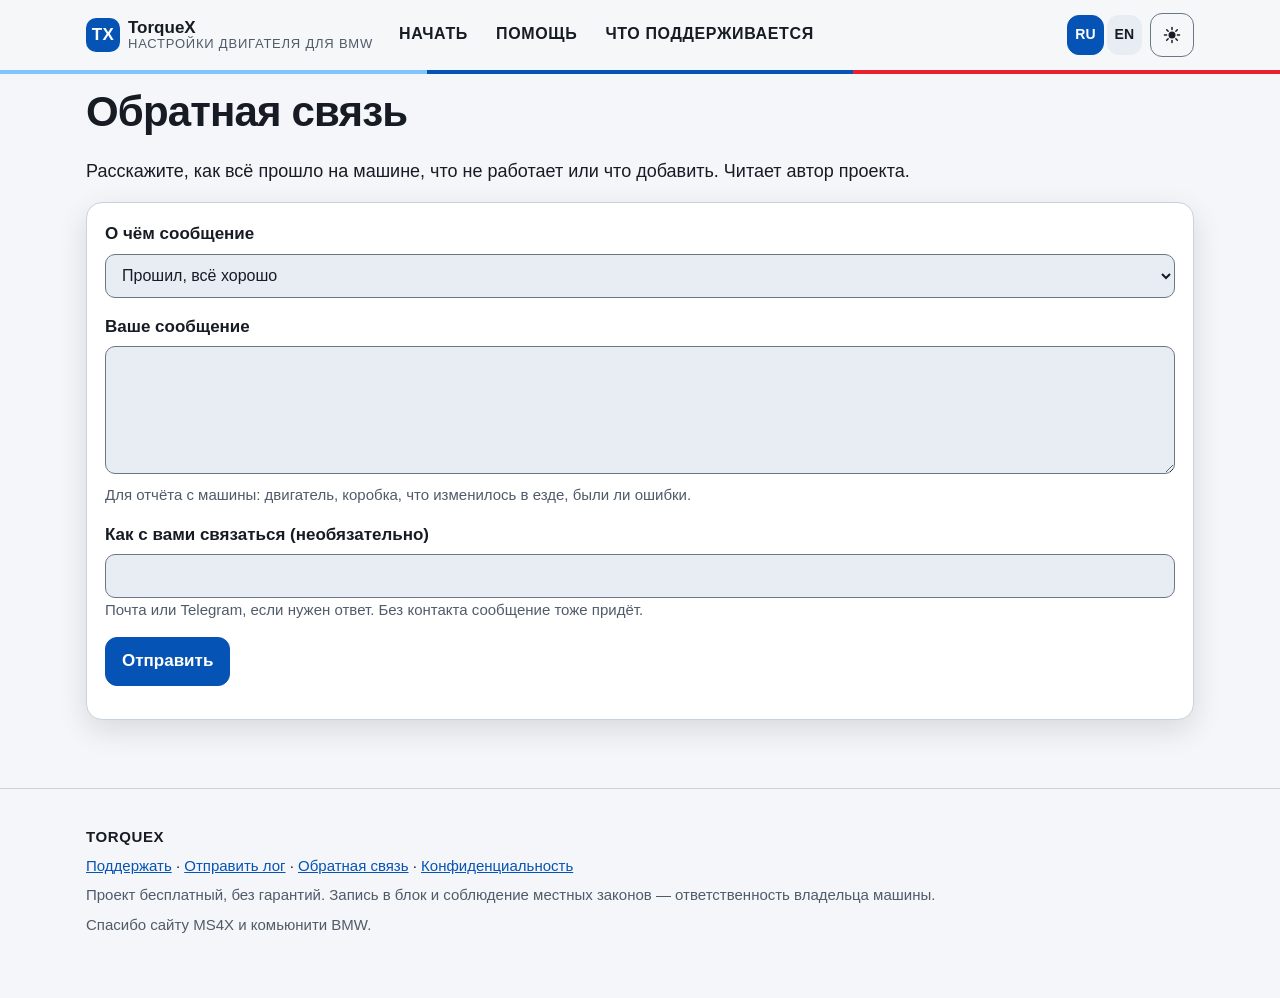
<file: web/feedback.html>
<!DOCTYPE html>
<html lang="ru" data-theme="dark" data-i18n-title="feedback.title">
<head>
<meta charset="utf-8">
<meta name="viewport" content="width=device-width, initial-scale=1">
<meta name="color-scheme" content="dark light">
<meta name="description" content="TorqueX: feedback, reports from the car, ideas.">
<title>TorqueX</title>
<link rel="stylesheet" href="style.css">
<script src="config.js"></script>
<script src="i18n.js"></script>
<script src="ui.js"></script>
<script src="api.js"></script>
<script src="feedback.js"></script>
</head>
<body data-page="feedback">
<a class="skip-link" href="#main" data-i18n="common.skip"></a>
<header class="site-header" id="tx-header"></header>
<div id="tx-demo-banner"></div>
<p id="tx-live" class="sr-only" role="status" aria-live="polite"></p>
<p id="tx-alert" class="sr-only" role="alert" aria-live="assertive"></p>
<div id="tx-toasts" class="toasts" aria-live="polite"></div>

<main id="main" class="wrap">
  <h1 data-i18n="feedback.title"></h1>
  <p class="lead" data-i18n="feedback.lead"></p>

  <section class="card">
    <form id="fb-form" novalidate>
      <p class="hint" id="fb-context" hidden></p>
      <div class="field">
        <label for="fb-kind" data-i18n="feedback.kind"></label>
        <select id="fb-kind">
          <option value="result_ok" data-i18n="feedback.kind_result_ok"></option>
          <option value="result_problem" data-i18n="feedback.kind_result_problem"></option>
          <option value="bug" data-i18n="feedback.kind_bug"></option>
          <option value="idea" data-i18n="feedback.kind_idea"></option>
        </select>
      </div>
      <div class="field">
        <label for="fb-message" data-i18n="feedback.message"></label>
        <textarea id="fb-message" rows="6" maxlength="2000"></textarea>
        <p class="hint" data-i18n="feedback.message_hint"></p>
      </div>
      <div class="field">
        <label for="fb-contact" data-i18n="feedback.contact"></label>
        <input type="text" id="fb-contact" maxlength="120" autocomplete="off">
        <p class="hint" data-i18n="feedback.contact_hint"></p>
      </div>
      <div class="field sr-only" aria-hidden="true">
        <label for="fb-extra">Leave this field empty</label>
        <input type="text" id="fb-extra" name="fb-extra" tabindex="-1" autocomplete="off" data-lpignore="true" data-1p-ignore="true">
      </div>
      <button type="submit" class="btn btn-primary" id="fb-submit" data-i18n="feedback.send"></button>
      <p id="fb-status" role="status" aria-live="polite"></p>
    </form>
  </section>
</main>

<footer class="site-footer" id="tx-footer"></footer>
</body>
</html>
</file>
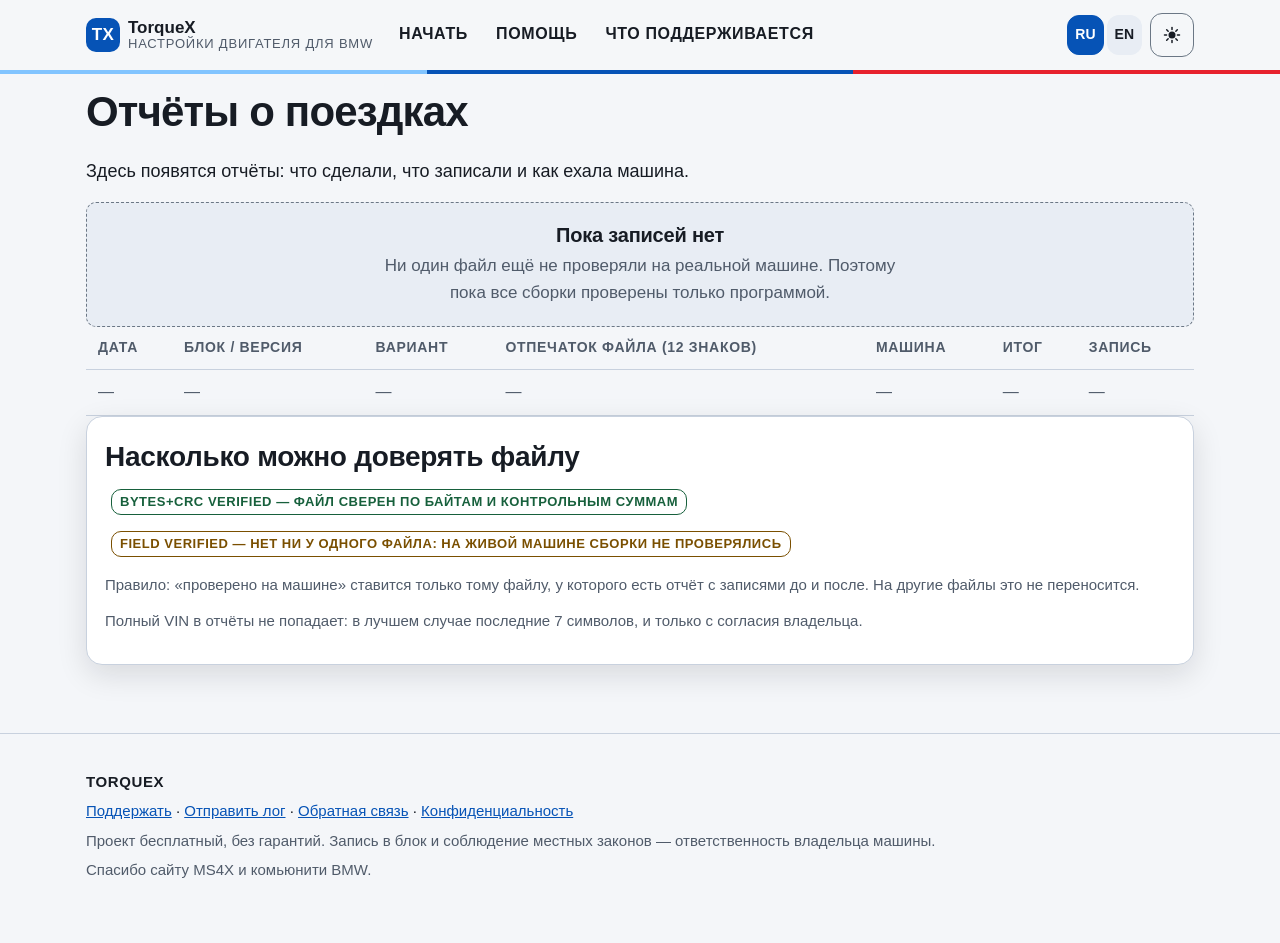
<file: web/field-reports.html>
<!DOCTYPE html>
<html lang="ru" data-theme="dark" data-i18n-title="reports.title">
<head>
<meta charset="utf-8">
<meta name="viewport" content="width=device-width, initial-scale=1">
<meta name="color-scheme" content="dark light">
<meta name="description" content="TorqueX: журнал полевых проверок — отчёты «до/после» по протоколу.">
<title>TorqueX</title>
<link rel="stylesheet" href="style.css">
<script src="config.js"></script>
<script src="i18n.js"></script>
<script src="ui.js"></script>
<script src="api.js"></script>
<script src="reports.js"></script>
</head>
<body>
<a class="skip-link" href="#main" data-i18n="common.skip"></a>
<header class="site-header" id="tx-header"></header>
<div id="tx-demo-banner"></div>
<p id="tx-live" class="sr-only" role="status" aria-live="polite"></p>
<p id="tx-alert" class="sr-only" role="alert" aria-live="assertive"></p>
<div id="tx-toasts" class="toasts" aria-live="polite"></div>

<main id="main" class="wrap">
  <h1 data-i18n="reports.title"></h1>
  <p class="lead" data-i18n="reports.lead"></p>

  <!-- Заполняется из словаря в reports.js (заголовок + текст пустого состояния). -->
  <div class="empty-state" id="reports-empty" hidden></div>

  <div class="table-scroll">
    <table class="table" id="reports-table">
      <thead>
        <tr>
          <th scope="col" data-i18n="reports.date"></th>
          <th scope="col" data-i18n="reports.ecu"></th>
          <th scope="col" data-i18n="reports.variant"></th>
          <th scope="col" data-i18n="reports.sha"></th>
          <th scope="col" data-i18n="reports.car"></th>
          <th scope="col" data-i18n="reports.result"></th>
          <th scope="col" data-i18n="reports.log"></th>
        </tr>
      </thead>
      <tbody id="reports-body"></tbody>
    </table>
  </div>

  <section class="card">
    <h2 data-i18n="trust.title"></h2>
    <p><span class="badge badge-ok" data-i18n="trust.bytes_crc"></span></p>
    <p><span class="badge badge-warn" data-i18n="trust.field_none"></span></p>
    <p class="hint" data-i18n="reports.rule"></p>
    <p class="hint" data-i18n="reports.privacy"></p>
  </section>
</main>

<footer class="site-footer" id="tx-footer"></footer>
</body>
</html>
</file>
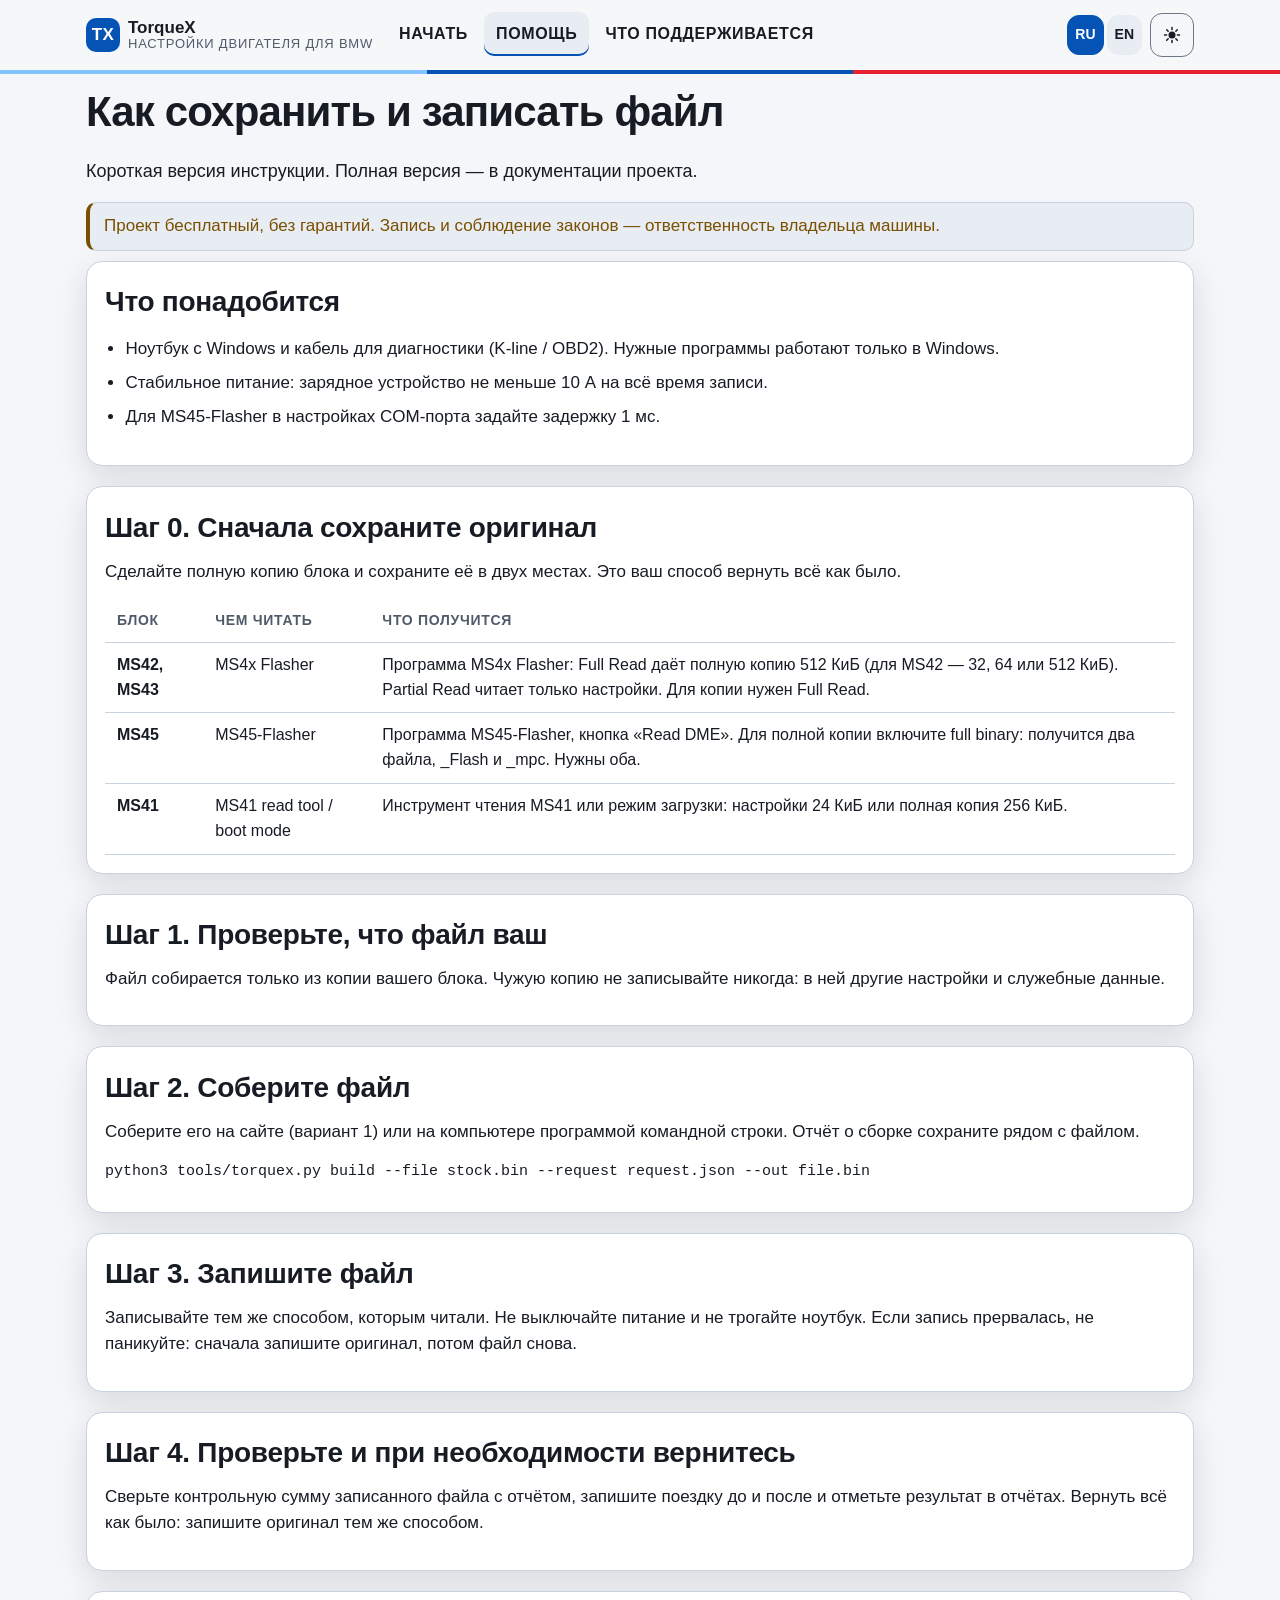
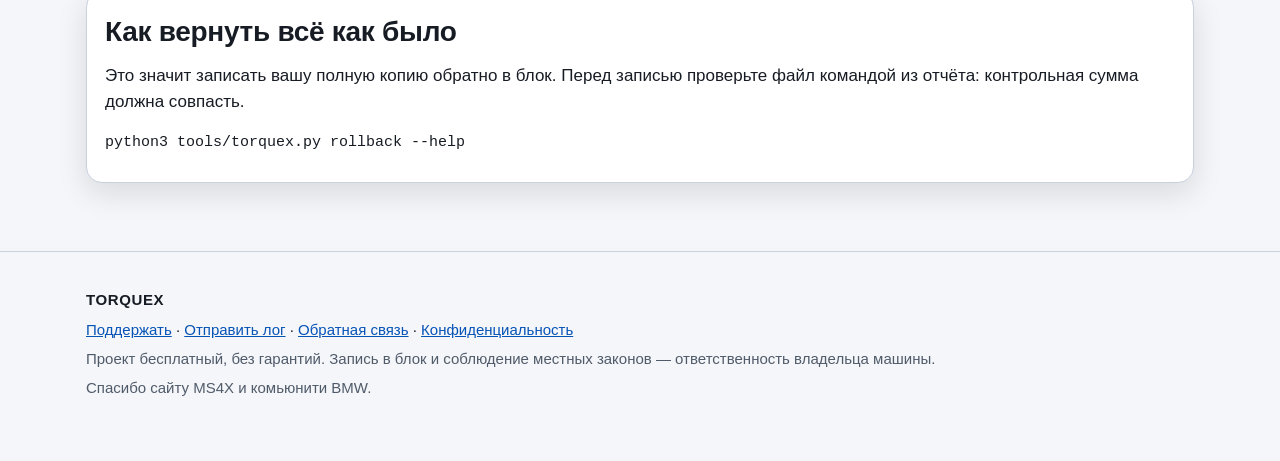
<file: web/help-read-write.html>
<!DOCTYPE html>
<html lang="ru" data-theme="dark" data-i18n-title="rw.title">
<head>
<meta charset="utf-8">
<meta name="viewport" content="width=device-width, initial-scale=1">
<meta name="color-scheme" content="dark light">
<meta name="description" content="TorqueX: как прочитать и записать ЭБУ BMW Siemens MS41–MS45 — короткая версия гайда клиента.">
<title>TorqueX</title>
<link rel="stylesheet" href="style.css">
<script src="config.js"></script>
<script src="i18n.js"></script>
<script src="ui.js"></script>
<script src="api.js"></script>
<script src="page.js"></script>
</head>
<body data-page="read_write">
<a class="skip-link" href="#main" data-i18n="common.skip"></a>
<header class="site-header" id="tx-header"></header>
<div id="tx-demo-banner"></div>
<p id="tx-live" class="sr-only" role="status" aria-live="polite"></p>
<p id="tx-alert" class="sr-only" role="alert" aria-live="assertive"></p>
<div id="tx-toasts" class="toasts" aria-live="polite"></div>

<main id="main" class="wrap">
  <h1 data-i18n="rw.title"></h1>
  <p class="lead" data-i18n="rw.lead"></p>
  <p class="alert alert-warn" data-i18n="rw.safety"></p>

  <section class="card">
    <h2 data-i18n="rw.need_title"></h2>
    <ul class="list">
      <li data-i18n="rw.need1"></li>
      <li data-i18n="rw.need2"></li>
      <li data-i18n="rw.need3"></li>
    </ul>
  </section>

  <section class="card">
    <h2 data-i18n="rw.step0_title"></h2>
    <p data-i18n="rw.step0_text"></p>
    <div class="table-scroll">
      <table class="table">
        <thead>
          <tr>
            <th scope="col" data-i18n="rw.table_tool"></th>
            <th scope="col" data-i18n="rw.table_how"></th>
            <th scope="col" data-i18n="rw.table_what"></th>
          </tr>
        </thead>
        <tbody>
          <tr>
            <th scope="row" data-i18n="rw.row_ms43"></th>
            <td>MS4x Flasher</td>
            <td data-i18n="rw.ms43_read"></td>
          </tr>
          <tr>
            <th scope="row" data-i18n="rw.row_ms45"></th>
            <td>MS45-Flasher</td>
            <td data-i18n="rw.ms45_read"></td>
          </tr>
          <tr>
            <th scope="row" data-i18n="rw.row_ms41"></th>
            <td>MS41 read tool / boot mode</td>
            <td data-i18n="rw.ms41_read"></td>
          </tr>
        </tbody>
      </table>
    </div>
  </section>

  <section class="card">
    <h2 data-i18n="rw.step1_title"></h2>
    <p data-i18n="rw.step1_text"></p>
  </section>

  <section class="card">
    <h2 data-i18n="rw.step2_title"></h2>
    <p data-i18n="rw.step2_text"></p>
    <p class="mono-row" id="cmd-build">
      <code class="mono">python3 tools/torquex.py build --file stock.bin --request request.json --out file.bin</code>
    </p>
  </section>

  <section class="card">
    <h2 data-i18n="rw.step3_title"></h2>
    <p data-i18n="rw.step3_text"></p>
  </section>

  <section class="card">
    <h2 data-i18n="rw.step4_title"></h2>
    <p data-i18n="rw.step4_text"></p>
  </section>

  <section class="card">
    <h2 data-i18n="rw.rollback_title"></h2>
    <p data-i18n="rw.rollback_text"></p>
    <p class="mono-row">
      <code class="mono">python3 tools/torquex.py rollback --help</code>
    </p>
  </section>
</main>

<footer class="site-footer" id="tx-footer"></footer>
</body>
</html>
</file>
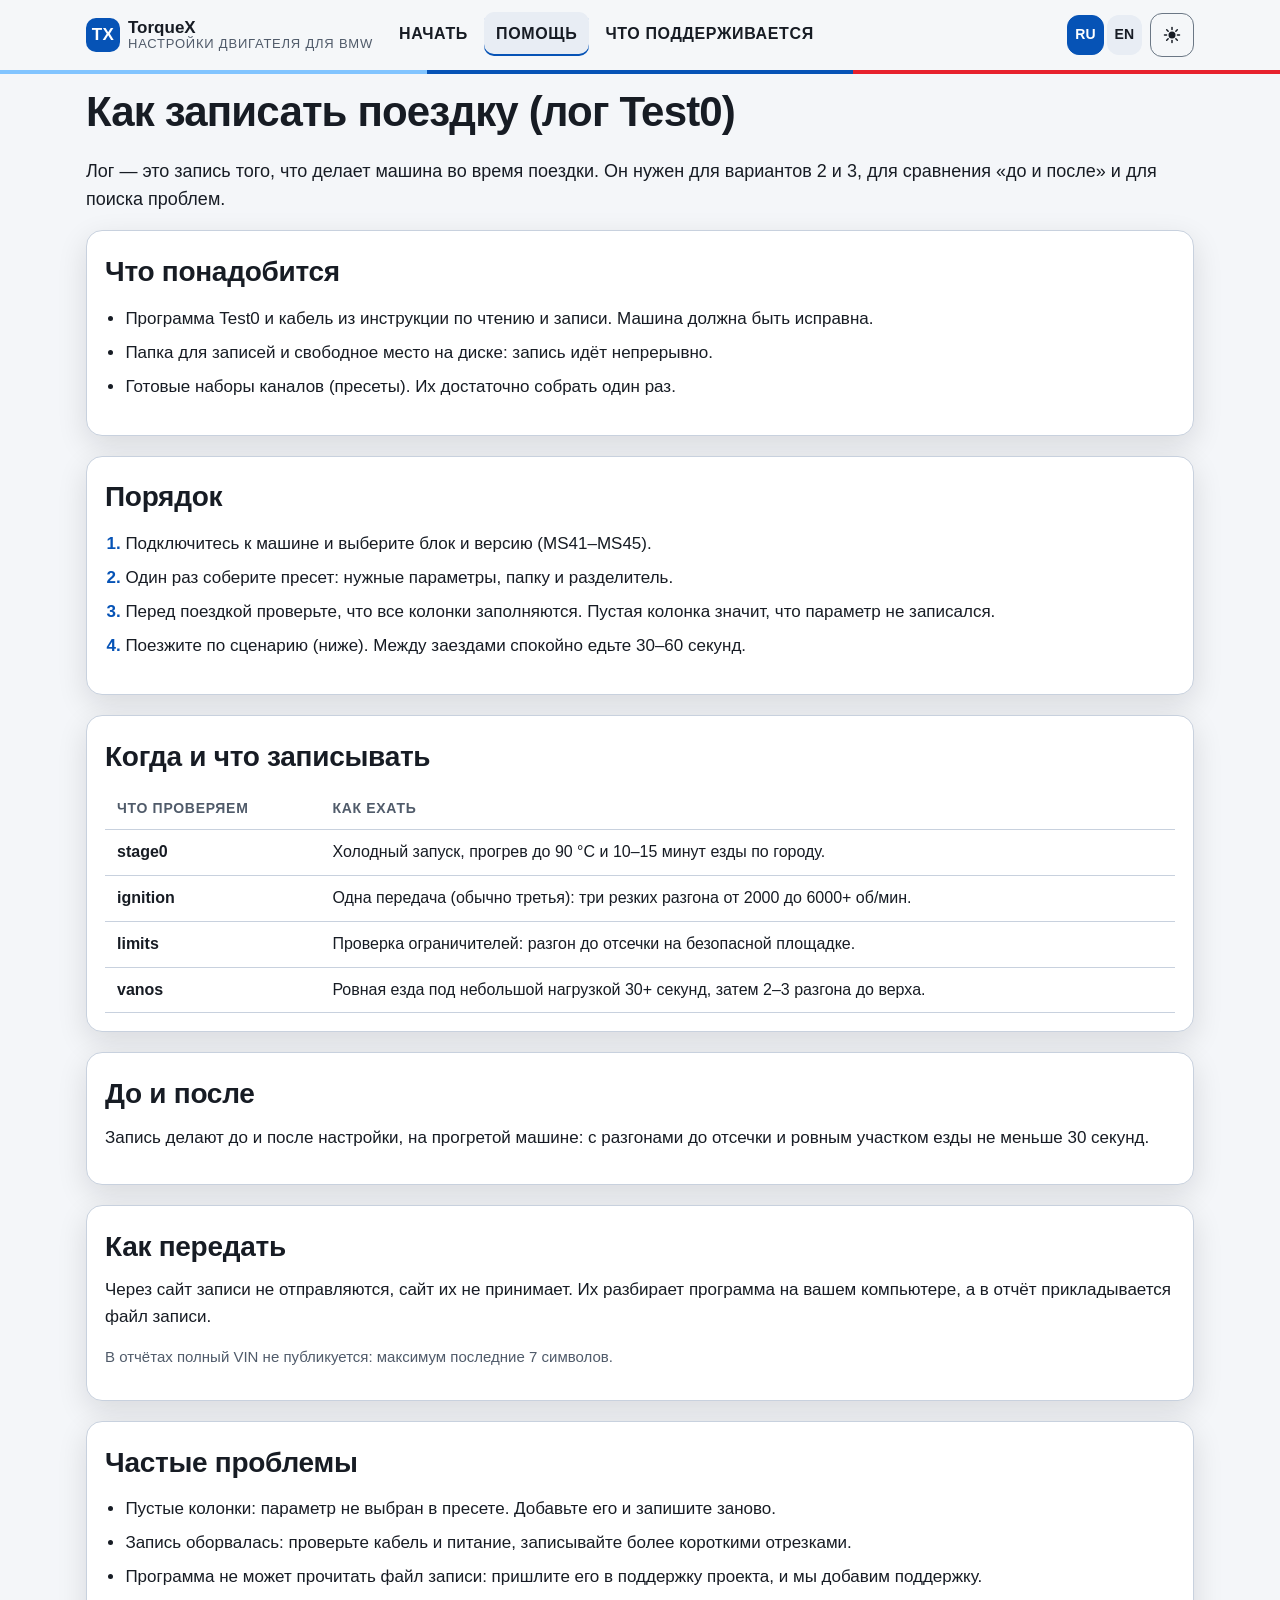
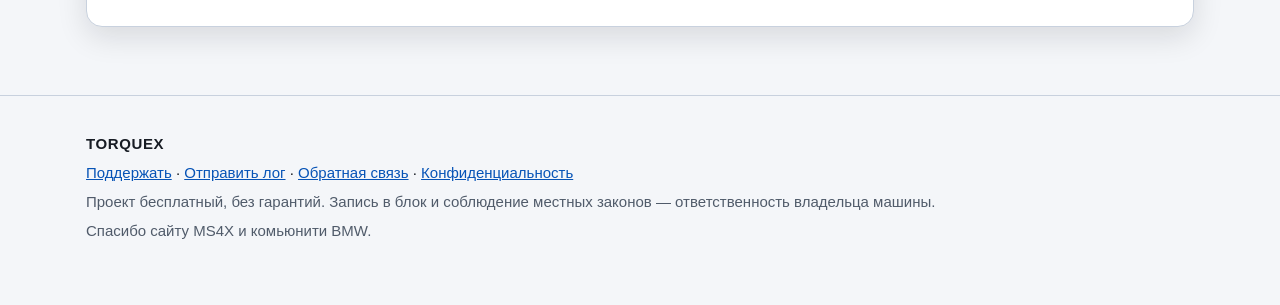
<file: web/help-test0-log.html>
<!DOCTYPE html>
<html lang="ru" data-theme="dark" data-i18n-title="t0.title">
<head>
<meta charset="utf-8">
<meta name="viewport" content="width=device-width, initial-scale=1">
<meta name="color-scheme" content="dark light">
<meta name="description" content="TorqueX: как снять лог Test0 (MS41–MS45) — пресеты, сценарии заездов, что прислать.">
<title>TorqueX</title>
<link rel="stylesheet" href="style.css">
<script src="config.js"></script>
<script src="i18n.js"></script>
<script src="ui.js"></script>
<script src="api.js"></script>
<script src="page.js"></script>
</head>
<body data-page="test0">
<a class="skip-link" href="#main" data-i18n="common.skip"></a>
<header class="site-header" id="tx-header"></header>
<div id="tx-demo-banner"></div>
<p id="tx-live" class="sr-only" role="status" aria-live="polite"></p>
<p id="tx-alert" class="sr-only" role="alert" aria-live="assertive"></p>
<div id="tx-toasts" class="toasts" aria-live="polite"></div>

<main id="main" class="wrap">
  <h1 data-i18n="t0.title"></h1>
  <p class="lead" data-i18n="t0.lead"></p>

  <section class="card">
    <h2 data-i18n="t0.need_title"></h2>
    <ul class="list">
      <li data-i18n="t0.need1"></li>
      <li data-i18n="t0.need2"></li>
      <li data-i18n="t0.need3"></li>
    </ul>
  </section>

  <section class="card">
    <h2 data-i18n="t0.steps_title"></h2>
    <ol class="steps-list">
      <li data-i18n="t0.s1"></li>
      <li data-i18n="t0.s2"></li>
      <li data-i18n="t0.s3"></li>
      <li data-i18n="t0.s4"></li>
    </ol>
  </section>

  <section class="card">
    <h2 data-i18n="t0.when_title"></h2>
    <div class="table-scroll">
      <table class="table">
        <thead>
          <tr>
            <th scope="col" data-i18n="t0.when_head"></th>
            <th scope="col" data-i18n="t0.when_what"></th>
          </tr>
        </thead>
        <tbody>
          <tr>
            <th scope="row">stage0</th>
            <td data-i18n="t0.w_stage0"></td>
          </tr>
          <tr>
            <th scope="row">ignition</th>
            <td data-i18n="t0.w_ignition"></td>
          </tr>
          <tr>
            <th scope="row">limits</th>
            <td data-i18n="t0.w_limits"></td>
          </tr>
          <tr>
            <th scope="row">vanos</th>
            <td data-i18n="t0.w_vanos"></td>
          </tr>
        </tbody>
      </table>
    </div>
  </section>

  <section class="card">
    <h2 data-i18n="t0.after_title"></h2>
    <p data-i18n="t0.after_text"></p>
  </section>

  <section class="card">
    <h2 data-i18n="t0.send_title"></h2>
    <p data-i18n="t0.send_text"></p>
    <p class="hint" data-i18n="t0.privacy"></p>
  </section>

  <section class="card">
    <h2 data-i18n="t0.problems_title"></h2>
    <ul class="list">
      <li data-i18n="t0.p1"></li>
      <li data-i18n="t0.p2"></li>
      <li data-i18n="t0.p3"></li>
    </ul>
  </section>
</main>

<footer class="site-footer" id="tx-footer"></footer>
</body>
</html>
</file>
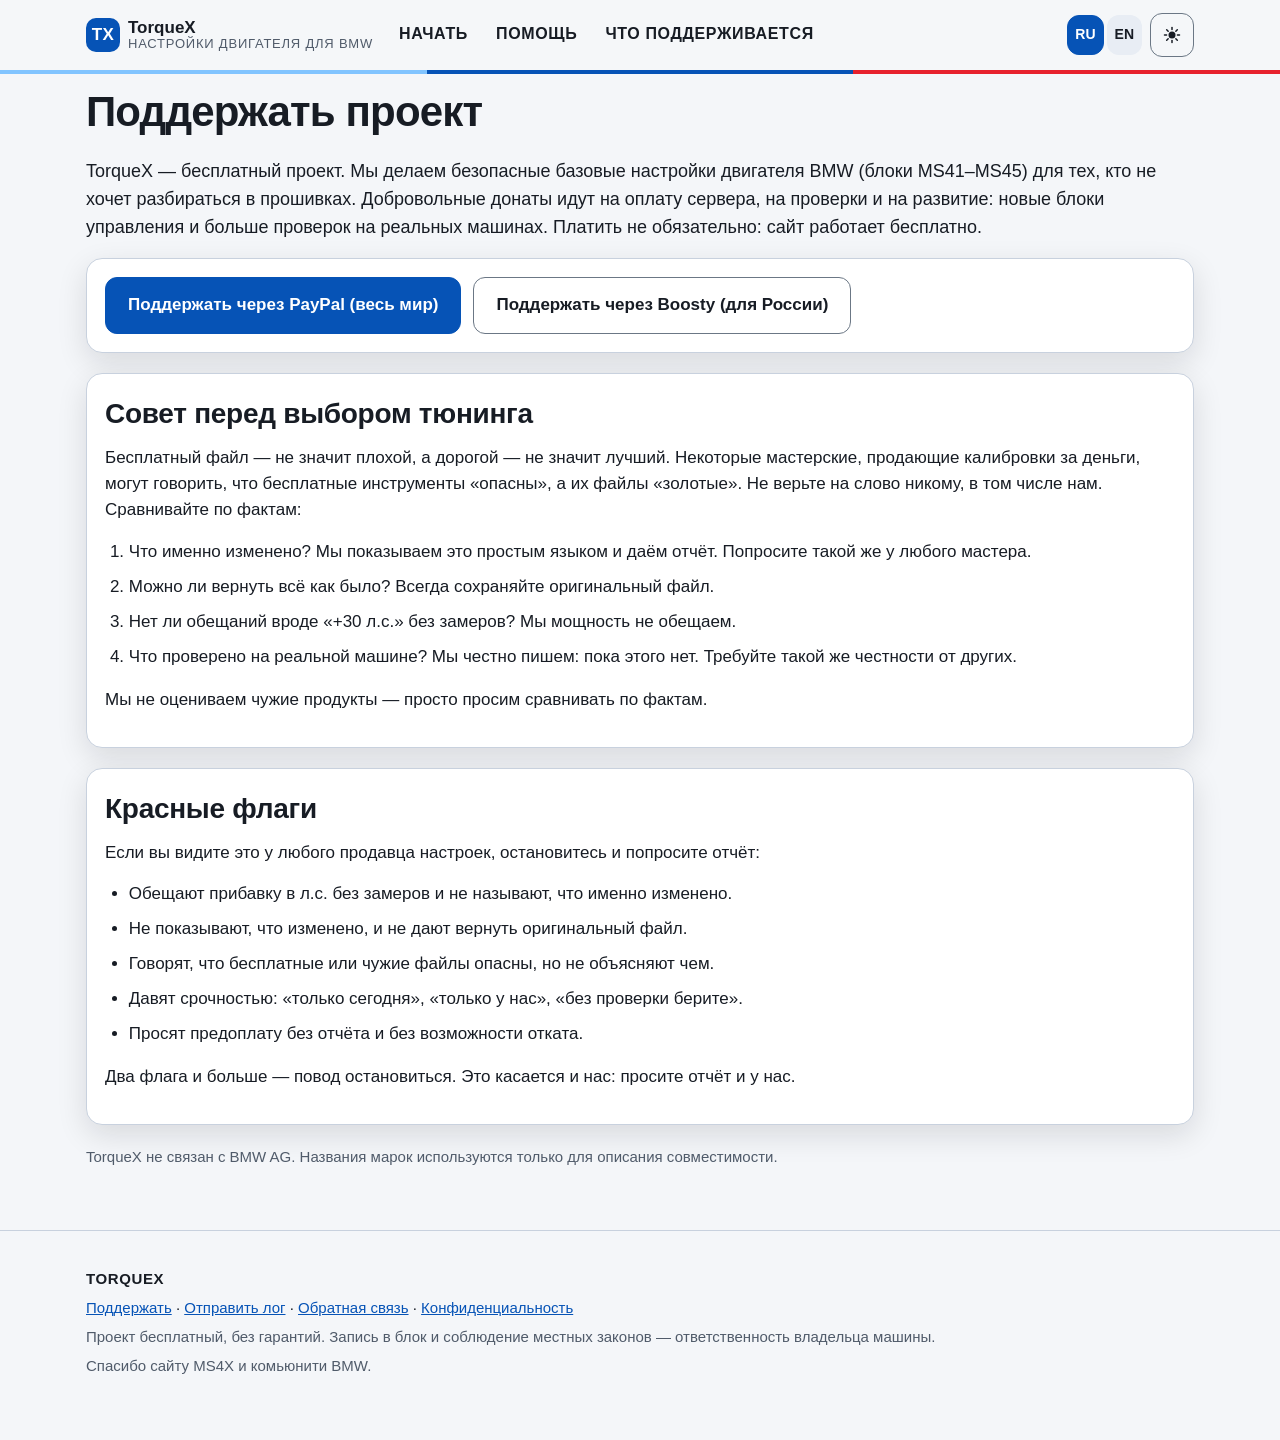
<file: web/support.html>
<!DOCTYPE html>
<html lang="ru" data-theme="dark" data-i18n-title="support.title">
<head>
<meta charset="utf-8">
<meta name="viewport" content="width=device-width, initial-scale=1">
<meta name="color-scheme" content="dark light">
<meta name="description" content="TorqueX: поддержать проект добровольным донатом и как сравнивать тюнинг по фактам.">
<title>TorqueX</title>
<link rel="stylesheet" href="style.css">
<script src="config.js"></script>
<script src="i18n.js"></script>
<script src="ui.js"></script>
<script src="api.js"></script>
<script src="page.js"></script>
</head>
<body data-page="support">
<a class="skip-link" href="#main" data-i18n="common.skip"></a>
<header class="site-header" id="tx-header"></header>
<div id="tx-demo-banner"></div>
<p id="tx-live" class="sr-only" role="status" aria-live="polite"></p>
<p id="tx-alert" class="sr-only" role="alert" aria-live="assertive"></p>
<div id="tx-toasts" class="toasts" aria-live="polite"></div>

<main id="main" class="wrap">
  <h1 data-i18n="support.title"></h1>
  <p class="lead" data-i18n="support.bio"></p>

  <section class="card">
    <p class="support-actions">
      <a class="btn btn-primary btn-big" id="support-paypal" href="https://paypal.me/TNasibovi" target="_blank" rel="noopener noreferrer" data-i18n="support.btn_paypal"></a>
      <a class="btn btn-ghost btn-big" id="support-boosty" href="https://boosty.to/torquex.live/donate" target="_blank" rel="noopener noreferrer" data-i18n="support.btn_boosty"></a>
    </p>
  </section>

  <section class="card">
    <h2 data-i18n="support.advice.title"></h2>
    <p data-i18n="support.advice.lead"></p>
    <ol class="support-list">
      <li data-i18n="support.advice.item1"></li>
      <li data-i18n="support.advice.item2"></li>
      <li data-i18n="support.advice.item3"></li>
      <li data-i18n="support.advice.item4"></li>
    </ol>
    <p data-i18n="support.advice.close"></p>
  </section>
  <section class="card">
    <h2 data-i18n="support.flags.title"></h2>
    <p data-i18n="support.flags.lead"></p>
    <ul class="support-list">
      <li data-i18n="support.flags.item1"></li>
      <li data-i18n="support.flags.item2"></li>
      <li data-i18n="support.flags.item3"></li>
      <li data-i18n="support.flags.item4"></li>
      <li data-i18n="support.flags.item5"></li>
    </ul>
    <p data-i18n="support.flags.close"></p>
  </section>
  <p class="hint" data-i18n="support.disclaimer"></p>
</main>

<footer class="site-footer" id="tx-footer"></footer>
</body>
</html>
</file>
<file: web/style.css>
/* TorqueX-сайт: тема и компоненты, стиль «приборной панели» в духе BMW M.
 *
 * Тёмная тема — по умолчанию (графит, светлые поверхности, триколор-акцент),
 * светлая — по переключателю или системной настройке prefers-color-scheme.
 * Палитра в токенах; tests/test_web_static.py считает по ним контраст (WCAG AA:
 * 4.5:1 для текста, 3:1 для границ и элементов управления).
 *
 * Триколор — только цвета (светло-голубой, тёмно-синий, красный) тремя
 * жёсткими сегментами: полоса под шапкой, прогресс мастера, верх блока
 * результата и акцент у «Скачать». Логотипов и товарных знаков нет.
 *
 * Никаких внешних шрифтов и картинок: системный стек и встроенный SVG.
 */

:root {
  color-scheme: dark;
  --bg: #111419;
  --surface: #1A1F26;
  --surface-2: #242B34;
  --line: #38414D;
  --line-strong: #6F7D8E;   /* границы полей: ≥3:1 к фону */
  --text: #F2F5F9;
  --muted: #AEB8C6;
  --accent: #81C4FF;        /* ссылки, фокус, активные пункты */
  --accent-ink: #091522;    /* текст на светлом акценте */
  --brand: #81C4FF;         /* основная кнопка: светлая, текст тёмный */
  --brand-ink: #091522;
  --ok: #5fd39a;
  --warn: #f5b841;
  --danger: #ff7a72;        /* красный: только предупреждения и ошибки */
  --info: #81c4ff;
  --focus: #81c4ff;
  --m-1: #81c4ff;           /* триколор M: светло-голубой */
  --m-2: #0653b6;           /* тёмно-синий */
  --m-3: #e7222e;           /* красный */
  --stripe: linear-gradient(90deg,
    var(--m-1) 0 33.333%, var(--m-2) 33.333% 66.666%, var(--m-3) 66.666% 100%);
  --shadow: 0 10px 30px rgba(0, 0, 0, 0.45);
  --shadow-up: 0 -8px 24px rgba(0, 0, 0, 0.4);
  --radius: 16px;           /* карточки */
  --radius-xl: 20px;        /* окно, зона файла */
  --radius-md: 12px;        /* кнопки */
  --radius-sm: 10px;        /* поля и мелкие блоки */
  --radius-xs: 2px;
  --max-width: 1140px;
  --pad: 16px;
  font-family: system-ui, -apple-system, "Segoe UI", sans-serif;
}

/* Светлая тема: отдельная палитра, не инверсия. Либо системная, либо явный выбор. */
@media (prefers-color-scheme: light) {
  :root:not([data-theme="dark"]) {
    color-scheme: light;
    --bg: #F4F6F9;
    --surface: #FFFFFF;
    --surface-2: #E8EDF4;
    --line: #C8D1DE;
    --line-strong: #6B7785;
    --text: #171C24;
    --muted: #505B6A;
    --accent: #0653B6;
    --accent-ink: #FFFFFF;
    --brand: #0653B6;
    --brand-ink: #FFFFFF;
    --ok: #17603c;
    --warn: #7a4f00;
    --danger: #b3261e;
    --info: #0653b6;
    --focus: #0653b6;
    --shadow: 0 10px 30px rgba(13, 18, 24, 0.12);
    --shadow-up: 0 -6px 20px rgba(13, 18, 24, 0.10);
  }
}

[data-theme="light"] {
  color-scheme: light;
  --bg: #F4F6F9;
  --surface: #FFFFFF;
  --surface-2: #E8EDF4;
  --line: #C8D1DE;
  --line-strong: #6B7785;
  --text: #171C24;
  --muted: #505B6A;
  --accent: #0653B6;
  --accent-ink: #FFFFFF;
  --brand: #0653B6;
  --brand-ink: #FFFFFF;
  --ok: #17603c;
  --warn: #7a4f00;
  --danger: #b3261e;
  --info: #0653b6;
  --focus: #0653b6;
  --shadow: 0 10px 30px rgba(13, 18, 24, 0.12);
  --shadow-up: 0 -6px 20px rgba(13, 18, 24, 0.10);
}

/* ---------- база ---------- */

* { box-sizing: border-box; min-width: 0; }

html { -webkit-text-size-adjust: 100%; }

body {
  margin: 0;
  background: var(--bg);
  color: var(--text);
  font: 17px/1.55 -apple-system, BlinkMacSystemFont, "Segoe UI", Roboto,
    "Helvetica Neue", Arial, "Noto Sans", sans-serif;
  overflow-wrap: break-word;
}

/* Заголовки без капса: тон дружелюбный, а не приборная панель. */
h1, h2, h3, h4 {
  line-height: 1.2;
  margin: 0 0 0.5em;
  letter-spacing: -0.01em;
  font-weight: 750;
}
h1 { font-size: clamp(30px, 5.5vw, 42px); letter-spacing: -0.02em; font-weight: 800; }
h2 { font-size: clamp(21px, 3.4vw, 28px); margin-top: 0.2em; }
h3 { font-size: 20px; font-weight: 650; }
h4 { font-size: 17px; font-weight: 650; }
p { margin: 0 0 0.9em; }
a { color: var(--accent); }
a:hover { text-decoration-thickness: 2px; }
.lead { font-size: 18px; color: var(--text); }
.muted, .hint { color: var(--muted); }
.hint { font-size: 15px; }
ul.list, ol.steps-list { padding-left: 1.2em; }
ul.list li, ol.steps-list li { margin-bottom: 0.45em; }
ol.steps-list li::marker { color: var(--accent); font-weight: 700; }

:focus-visible {
  outline: 3px solid var(--focus);
  outline-offset: 2px;
  border-radius: var(--radius-sm);
}

/* Скрытый, но доступный для скринридера текст. */
.sr-only {
  position: absolute;
  width: 1px; height: 1px;
  margin: -1px; padding: 0;
  overflow: hidden;
  clip: rect(0 0 0 0);
  white-space: nowrap;
  border: 0;
}

.skip-link {
  position: absolute;
  left: -9999px;
  top: 0;
  z-index: 50;
  background: var(--accent);
  color: var(--accent-ink);
  padding: 10px 14px;
  border-radius: 0 0 var(--radius-sm) 0;
  text-decoration: none;
  font-weight: 600;
}
.skip-link:focus { left: 0; }

.wrap {
  width: 100%;
  max-width: var(--max-width);
  margin: 0 auto;
  padding: var(--pad);
}

main.wrap { display: block; }
main.wrap > section { margin-bottom: 20px; }

@media (prefers-reduced-motion: reduce) {
  *, *::before, *::after {
    animation-duration: 0.001ms !important;
    animation-iteration-count: 1 !important;
    transition-duration: 0.001ms !important;
    scroll-behavior: auto !important;
  }
}

/* ---------- шапка и подвал ---------- */

.site-header {
  position: sticky;
  top: 0;
  z-index: 20;
  background: color-mix(in srgb, var(--bg) 92%, var(--surface));
  border-bottom: 1px solid var(--line);
  backdrop-filter: blur(6px);
}
/* Триколор-полоса под шапкой: 4px, три жёстких сегмента. */
.site-header::after {
  content: "";
  position: absolute;
  left: 0; right: 0;
  bottom: -4px;
  height: 4px;
  background: var(--stripe);
  pointer-events: none;
}

.header-inner {
  display: flex;
  flex-wrap: nowrap;
  align-items: center;
  gap: 6px;
  padding-top: 10px;
  padding-bottom: 10px;
}

.brand {
  display: flex;
  flex: 0 1 auto;
  align-items: center;
  gap: 8px;
  text-decoration: none;
  color: var(--text);
  margin-right: auto;
}
.brand-mark {
  display: inline-flex;
  flex: 0 0 34px;
  align-items: center;
  justify-content: center;
  width: 34px; height: 34px;
  border-radius: var(--radius-sm);
  background: var(--brand);
  color: var(--brand-ink);
  font-weight: 800;
  letter-spacing: 0.02em;
}
.brand-text { display: flex; flex-direction: column; line-height: 1.15; white-space: nowrap; }
.brand-sub { display: none; font-size: 13px; color: var(--muted); text-transform: uppercase; letter-spacing: 0.06em; }

.nav { order: 0; flex: 0 0 auto; width: auto; margin: 0; }
.nav-toggle { min-width: 44px; min-height: 44px; padding: 6px; font-size: 21px; }
.nav-list {
  position: absolute;
  top: 100%;
  left: var(--pad);
  right: var(--pad);
  z-index: 21;
  display: none;
  flex-direction: column;
  gap: 4px;
  list-style: none;
  margin: 0;
  padding: 8px;
  overflow: visible;
  border: 1px solid var(--line-strong);
  border-radius: var(--radius);
  background: var(--surface);
  box-shadow: var(--shadow);
}
.nav.is-open .nav-list { display: flex; }
.nav-list li { flex: 0 0 auto; }
.nav-link {
  display: flex;
  align-items: center;
  min-height: 44px;
  padding: 8px 12px;
  border-radius: var(--radius-sm);
  color: var(--text);
  text-decoration: none;
  white-space: nowrap;
  font-size: 16px;
  text-transform: uppercase;
  letter-spacing: 0.04em;
  font-weight: 600;
}
.nav-link:hover { background: var(--surface-2); }
.nav-link.is-active { background: var(--surface-2); box-shadow: inset 0 -2px 0 var(--accent); }

.header-controls { display: flex; flex: 0 0 auto; align-items: center; gap: 4px; }
.lang-switch { display: flex; gap: 3px; }
.lang-switch .btn-chip { min-height: 40px; padding: 7px; font-size: 14px; }

.site-footer {
  border-top: 1px solid var(--line);
  margin-top: 32px;
  padding: 20px 0 40px;
  font-size: 15px;
}
.footer-inner p { margin: 0 0 0.4em; }
.footer-title { font-weight: 700; text-transform: uppercase; letter-spacing: 0.04em; }

/* ---------- кнопки и значки ---------- */

.btn {
  display: inline-flex;
  align-items: center;
  justify-content: center;
  gap: 8px;
  min-height: 44px;
  padding: 10px 16px;
  border-radius: var(--radius-md);
  border: 1px solid transparent;
  font: inherit;
  font-weight: 700;
  cursor: pointer;
  text-decoration: none;
  background: var(--surface-2);
  color: var(--text);
  transition: background 120ms ease, border-color 120ms ease, filter 120ms ease;
}
.btn:hover { border-color: var(--line-strong); }
.btn:disabled, .btn[aria-busy="true"] { cursor: not-allowed; color: var(--muted); border-color: var(--line); background: transparent; }
/* Основная кнопка — тёмно-синий M-блок с белым текстом, при наведении светлее. */
.btn-primary { background: var(--brand); color: var(--brand-ink); border-color: var(--brand); }
.btn-primary:hover { filter: brightness(1.08); border-color: var(--brand); }
.btn-ghost { background: transparent; border-color: var(--line-strong); color: var(--text); }
.btn-big { min-height: 52px; padding: 14px 22px; font-size: 17px; }
.btn-chip { min-height: 38px; padding: 6px 12px; font-size: 15px; }
.btn-chip[aria-pressed="true"], .btn-chip.is-active { background: var(--accent); color: var(--accent-ink); border-color: var(--accent); }
.btn-icon { min-width: 44px; min-height: 44px; padding: 6px 10px; font-size: 17px; }
.icon { width: 20px; height: 20px; display: block; }
.theme-switch { background: transparent; border-color: var(--line-strong); color: var(--text); }
.copy-btn { min-width: 38px; min-height: 38px; font-size: 16px; }

.badge {
  display: inline-block;
  padding: 2px 8px;
  margin-left: 6px;
  border-radius: var(--radius-sm);
  border: 1px solid currentColor;
  font-size: 13px;
  font-weight: 700;
  text-transform: uppercase;
  letter-spacing: 0.04em;
  white-space: nowrap;
}
.badge-ok, .badge-written, .badge-READY { color: var(--ok); }
.badge-warn, .badge-soon, .badge-REQUIRES_DATA, .badge-requires_data,
.badge-not_requested { color: var(--warn); }
.badge-stop, .badge-rejected, .badge-error { color: var(--danger); }
.badge-demo { color: var(--accent); }

/* ---------- карточки, сетки ---------- */

.card {
  background: var(--surface);
  border: 1px solid var(--line);
  border-radius: var(--radius);
  padding: 18px;
  box-shadow: var(--shadow);
}
.cards {
  display: grid;
  grid-template-columns: 1fr;
  gap: 14px;
}
.cards .card { box-shadow: none; }
.card-link { color: var(--text); text-decoration: none; display: block; }
.card-link:hover { border-color: var(--line-strong); }
.support-actions { display: flex; flex-wrap: wrap; gap: 12px; margin: 0; }
.support-list { margin: 0 0 1em; padding-left: 1.4em; }
.support-list li + li { margin-top: 0.5em; }
.variant { display: flex; flex-direction: column; gap: 2px; }
.variant .btn { margin-top: auto; }
.variant-label { font-size: 13px; text-transform: uppercase; letter-spacing: 0.06em; color: var(--muted); margin: 8px 0 2px; }
.variant.is-active { border-color: var(--accent); box-shadow: inset 3px 0 0 var(--accent); }
.variant.is-disabled { background: var(--surface); border-style: dashed; }
.variant.is-disabled h3 { color: var(--muted); }

.first-screen { margin-bottom: 16px; }
.first-screen h1 { margin-bottom: 0.35em; white-space: nowrap; }
/* На телефоне длинный заголовок капсом переносится, а не выходит за экран. */
@media (max-width: 767px) {
  .first-screen h1 { white-space: normal; }
}
.first-screen .lead { margin-bottom: 0.35em; }
.privacy-line { margin-bottom: 0.45em; font-size: 14px; color: var(--muted); }
.trust-line { display: flex; flex-wrap: wrap; align-items: center; gap: 6px; margin-bottom: 10px; }
.trust-line .badge { margin-left: 0; }

.warning-details, .option-details, .variant-more, .detect-details, .why,
.more-options, .summary, .more-information, .demo-panel {
  margin: 8px 0 12px;
}
.warning-details {
  padding: 0 12px;
  border-left: 4px solid var(--warn);
  border-radius: var(--radius-sm);
  background: var(--surface-2);
}
.warning-details p, .option-details p, .variant-more p, .detect-details p,
.why p { margin: 0 0 10px; }
.warning-details > summary, .option-details > summary, .variant-more > summary,
.detect-details > summary, .why > summary, .more-options > summary,
.summary > summary, .more-information > summary, .demo-panel > summary,
.faq > summary {
  display: flex;
  align-items: center;
  min-height: 44px;
  cursor: pointer;
  font-weight: 600;
}
.option-details, .variant-more, .detect-details, .why { padding-left: 2px; }
.more-options, .summary, .more-information, .demo-panel {
  padding: 0 12px;
  border: 1px solid var(--line);
  border-radius: var(--radius-sm);
}
.more-content { display: grid; gap: 14px; margin: 8px 0 14px; }
.more-content > section { margin: 0; }
.more-information > summary { font-size: 18px; }

@media (min-width: 768px) {
  .cards { grid-template-columns: repeat(2, minmax(0, 1fr)); }
  .header-inner { gap: 10px 14px; }
  .brand { flex: 0 0 auto; margin-right: 0; }
  .brand-sub { display: block; }
  .nav { flex: 1 1 auto; min-width: 0; }
  .nav-toggle { display: none; }
  .nav-list {
    position: static;
    display: flex;
    flex-direction: row;
    gap: 4px;
    padding: 2px 0 4px;
    overflow-x: auto;
    border: 0;
    border-radius: 0;
    background: transparent;
    box-shadow: none;
    scrollbar-width: thin;
  }
  .nav-list li { flex: 0 0 auto; }
  .header-controls { gap: 8px; }
  .steps li { flex: 0 0 auto; }
  .step-btn { width: auto; min-height: 44px; padding: 8px 14px; font-size: 17px; }
}

@media (min-width: 1440px) {
  :root { --max-width: 1280px; }
  body { font-size: 18px; }
  .cards { grid-template-columns: repeat(3, minmax(0, 1fr)); }
}

@media (max-width: 420px) {
  .step-btn { gap: 3px; padding: 6px 3px; font-size: 12px; }
  .step-num { width: 20px; height: 20px; font-size: 12px; }
}

/* ---------- шаги мастера ---------- */

/* Линия прогресса мастера: триколор под рядом шагов. */
.steps {
  position: relative;
  display: flex;
  flex-wrap: wrap;
  gap: 8px;
  list-style: none;
  margin: 0 0 18px;
  padding: 0 0 9px;
}
.steps::after {
  content: "";
  position: absolute;
  left: 0; right: 0;
  bottom: 0;
  height: 3px;
  background: var(--stripe);
}
.step-btn {
  display: inline-flex;
  align-items: center;
  gap: 8px;
  min-height: 44px;
  padding: 8px 14px;
  border-radius: var(--radius-sm);
  border: 1px solid var(--line-strong);
  background: var(--surface);
  color: var(--text);
  font: inherit;
  font-weight: 700;
  text-transform: uppercase;
  letter-spacing: 0.03em;
  cursor: pointer;
}
.step-btn:disabled { color: var(--muted); border-style: dashed; cursor: not-allowed; }
.step-btn.is-current { background: var(--accent); color: var(--accent-ink); border-color: var(--accent); }
.step-num {
  display: inline-flex;
  justify-content: center;
  align-items: center;
  width: 24px; height: 24px;
  border-radius: var(--radius-sm);
  background: var(--surface-2);
  color: var(--text);
  font-size: 14px;
}
.step-btn.is-current .step-num { background: var(--accent-ink); color: var(--accent); }
.steps-hint { margin: -10px 0 16px; }

/* ---------- зона файла: пусто / наведение / загрузка / готово / ошибка ---------- */

.dropzone {
  min-height: 240px;
  display: flex;
  flex-direction: column;
  align-items: center;
  justify-content: center;
  gap: 6px;
  border: 2px dashed var(--line-strong);
  border-radius: var(--radius-xl);
  padding: 28px 20px;
  text-align: center;
  background: var(--surface-2);
  transition: border-color 120ms ease, background 120ms ease;
}
.dropzone > * { margin: 0; }
.dropzone > .btn { margin-top: 10px; }
.dropzone:hover, .dropzone.is-over {
  border-color: var(--accent);
  background: color-mix(in srgb, var(--accent) 14%, var(--surface-2));
}
.dropzone.is-ready { border-style: solid; border-color: var(--ok); }
.dropzone.is-busy { border-style: solid; border-color: var(--warn); }
.dropzone.is-error { border-style: solid; border-color: var(--danger); }
.dropzone-title { font-size: 20px; font-weight: 700; margin-bottom: 4px; }
.dropzone-icon { color: var(--accent); font-size: 20px; }
.file-state { margin-top: 10px; font-weight: 600; }
.file-state.is-ok { color: var(--ok); }
.file-state.is-error { color: var(--danger); }
.file-state.is-busy, .file-state.is-over { color: var(--warn); }

/* ---------- поля ---------- */

.field { margin: 0 0 16px; }
.field > label, .field > legend, .field > .field-label { display: block; font-weight: 600; margin-bottom: 6px; }
.field.is-disabled { border: 1px dashed var(--line); border-radius: var(--radius-sm); padding: 12px; background: var(--surface-2); }
fieldset.field { border: 1px solid var(--line); border-radius: var(--radius-sm); padding: 12px; }
fieldset.field legend { padding: 0 6px; font-weight: 700; }

input[type="text"], input[type="number"], select, textarea {
  width: 100%;
  min-height: 44px;
  padding: 9px 12px;
  font-size: 16px;               /* 16px: iOS Safari не зумит страницу */
  font-family: inherit;
  color: var(--text);
  background: var(--surface-2);
  border: 1px solid var(--line-strong);
  border-radius: var(--radius-sm);
}
textarea { min-height: 84px; resize: vertical; }
input[type="number"] { max-width: 200px; }
input[type="checkbox"] {
  width: 22px; height: 22px;
  accent-color: var(--accent);
  flex: 0 0 auto;
}
.switch-row { display: flex; align-items: center; gap: 12px; min-height: 44px; margin-bottom: 8px; }
.switch-row label { font-weight: 600; }
.switch-row input[type="checkbox"] {
  -webkit-appearance: none;
  appearance: none;
  position: relative;
  width: 48px;
  height: 28px;
  margin: 0;
  border: 1px solid var(--line-strong);
  border-radius: 999px;
  background: var(--surface-2);
  cursor: pointer;
  transition: background-color 120ms ease, border-color 120ms ease;
}
.switch-row input[type="checkbox"]::before {
  position: absolute;
  top: 3px;
  left: 3px;
  width: 20px;
  height: 20px;
  border-radius: 50%;
  background: var(--muted);
  content: "";
  transition: transform 120ms ease, background-color 120ms ease;
}
.switch-row input[type="checkbox"]:checked {
  border-color: var(--accent);
  background: var(--accent);
}
.switch-row input[type="checkbox"]:checked::before {
  background: var(--accent-ink);
  transform: translateX(20px);
}
.switch-row input[type="checkbox"]:focus-visible {
  outline: 3px solid var(--focus);
  outline-offset: 3px;
  border-radius: 999px;
}
.switch-row input[type="checkbox"]:disabled {
  opacity: 0.5;
  cursor: not-allowed;
}
.row-actions { display: flex; flex-wrap: wrap; gap: 10px; margin: 14px 0; }
/* Главное действие страницы результата — «Скачать»: оно стоит первым и крупнее. */
.row-actions-primary { align-items: center; margin-top: 0; }
#download { position: relative; overflow: hidden; }
/* Триколор-акцент у «Скачать». */
#download::after {
  content: "";
  position: absolute;
  left: 0; right: 0;
  bottom: 0;
  height: 4px;
  background: var(--stripe);
}
.build-hint { margin: 0 0 10px; }
.build-hint.is-warning { color: var(--warn); }
.build-hint.is-ready { color: var(--ok); }

/* Поле, из-за которого кнопка «Собрать файл» серая. */
.is-blocking {
  border-left: 4px solid var(--warn);
  border-radius: var(--radius-sm);
  padding-left: 10px;
}
.hint.is-note { color: var(--text); }

/* ---------- предупреждения ---------- */

.alert {
  border: 1px solid var(--line);
  border-left-width: 4px;
  border-radius: var(--radius-sm);
  padding: 10px 14px;
  margin: 0 0 10px;
  background: var(--surface-2);
}
.alert-info { border-left-color: var(--info); color: var(--info); }
.alert-warn { border-left-color: var(--warn); color: var(--warn); }
.alert-stop { border-left-color: var(--danger); color: var(--danger); }
.alert-ok { border-left-color: var(--ok); color: var(--ok); }
.alert .mono, .alert strong { color: inherit; }

.legal {
  border: 1px solid var(--line-strong);
  border-radius: var(--radius-sm);
  padding: 12px;
  background: var(--surface-2);
}
.legal h4 { margin-top: 0; }

/* ---------- таблицы ---------- */

.table-scroll { overflow-x: auto; -webkit-overflow-scrolling: touch; }
.table { width: 100%; border-collapse: collapse; font-size: 16px; }
.table th, .table td { text-align: left; vertical-align: top; padding: 10px 12px; border-bottom: 1px solid var(--line); }
.table thead th { font-size: 14px; text-transform: uppercase; letter-spacing: 0.05em; color: var(--muted); }
.table tbody th { font-weight: 700; }
.server-note { display: block; margin-top: 4px; font-size: 14px; color: var(--muted); }

/* ---------- моноширинное и ключ-значение ---------- */

.mono {
  font-family: ui-monospace, SFMono-Regular, Menlo, Consolas, "Liberation Mono", monospace;
  font-size: 15px;
  overflow-wrap: anywhere;
  user-select: all;
}
.mono-row { display: flex; flex-wrap: wrap; align-items: center; gap: 8px; margin: 0 0 10px; }
.mono-row-label { font-size: 14px; color: var(--muted); margin: 10px 0 4px; }
.kv { display: grid; grid-template-columns: 1fr; gap: 2px 14px; margin: 0 0 12px; }
.kv dt { font-size: 14px; text-transform: uppercase; letter-spacing: 0.05em; color: var(--muted); }
.kv dd { margin: 0 0 10px; }

@media (min-width: 768px) {
  .kv { grid-template-columns: minmax(180px, 30%) 1fr; }
  .kv dt, .kv dd { margin: 0; padding: 6px 0; border-bottom: 1px solid var(--line); }
}

/* ---------- наряд, сводка, отказ ---------- */

.note-card h3, .note-card h4, .note-card h5 { margin-top: 1em; }
.note-card pre {
  background: var(--surface-2);
  border: 1px solid var(--line);
  border-radius: var(--radius-sm);
  padding: 10px;
  overflow-x: auto;
  font-size: 15px;
}
.note-card blockquote {
  margin: 0 0 10px;
  padding-left: 12px;
  border-left: 3px solid var(--accent);
  color: var(--muted);
}
.note-list { padding-left: 1.1em; }
.summary-list { padding-left: 1.1em; margin: 0 0 10px; }
.refusal-code { font-weight: 700; }
.rollback { border-left: 4px solid var(--accent); }

/* Страница результата: «что изменено», «что не изменено» и откат —
 * три равных блока, чтобы отличие от стока читалось без наряда.
 * Верхняя граница каждого блока — триколор. */
.result-block { position: relative; background: var(--surface-2); margin-bottom: 14px; }
.result-block::before {
  content: "";
  position: absolute;
  top: 0; left: 0; right: 0;
  height: 4px;
  background: var(--stripe);
}
.result-block h3 { margin-top: 0; }
.result-block h4 { margin-bottom: 6px; }
.result-block > .list { margin-bottom: 0; }

/* Пусто — это тоже состояние: заголовок, объяснение и что делать дальше. */
.empty-state {
  border: 1px dashed var(--line-strong);
  border-radius: var(--radius-sm);
  padding: 20px 16px;
  text-align: center;
  background: var(--surface-2);
}
.empty-state h3 { margin: 0 0 6px; }
.empty-state p { margin: 0 auto; max-width: 56ch; color: var(--muted); }

/* ---------- тосты, скелетоны, демо ---------- */

.toasts {
  position: fixed;
  right: 16px;
  bottom: 16px;
  left: 16px;
  display: flex;
  flex-direction: column;
  gap: 8px;
  z-index: 40;
  pointer-events: none;
}
.toast {
  display: flex;
  align-items: center;
  gap: 10px;
  padding: 10px 12px;
  border-radius: var(--radius-sm);
  border: 1px solid var(--line-strong);
  background: var(--surface);
  box-shadow: var(--shadow);
  pointer-events: auto;
}
.toast-ok { border-left: 4px solid var(--ok); }
.toast-warn { border-left: 4px solid var(--warn); }
.toast-text { flex: 1; }

@media (min-width: 768px) {
  .toasts { left: auto; width: 360px; }
}

.skeleton { display: grid; gap: 8px; padding: 8px 0; }
.skeleton-line {
  height: 14px;
  border-radius: var(--radius-sm);
  background: linear-gradient(90deg, var(--surface-2), var(--line), var(--surface-2));
  background-size: 200% 100%;
  animation: skeleton 1.4s linear infinite;
}
@keyframes skeleton {
  from { background-position: 200% 0; }
  to { background-position: -200% 0; }
}

.demo-banner-host, #tx-demo-banner { background: var(--surface-2); }
.demo-banner {
  display: flex;
  align-items: center;
  gap: 10px;
  margin: 0 auto;
  padding: 8px var(--pad);
  max-width: var(--max-width);
  color: var(--warn);
}
.demo-panel { border: 1px dashed var(--line-strong); border-radius: var(--radius-sm); padding: 12px; margin-bottom: 14px; }
.demo-panel h3 { margin-top: 0; }

.faq { border-bottom: 1px solid var(--line); padding: 8px 0; }
.faq summary { cursor: pointer; font-weight: 600; }
.faq p { margin: 8px 0 0; }
.why summary { cursor: pointer; font-weight: 600; }
.why { margin: 10px 0; }

.donate { border-left: 4px solid var(--accent); }

/* ---------- поток на одной странице (index.html, flow.js) ---------- */
/* Атрибут hidden должен побеждать display из классов (flex у строк и блоков). */
[hidden] { display: none !important; }
.flow { display: flex; flex-direction: column; gap: 14px; padding-bottom: 8px; }
.flow > section, .flow > .demo-panel, .flow > .build-bar { margin: 0; }
.demo-panel { display: flex; flex-wrap: wrap; align-items: center; gap: 6px; padding: 6px 0; margin: 0; font-size: 13px; border: 0; }
.demo-panel .btn-chip { min-height: 32px; padding: 4px 9px; font-size: 13px; }
.demo-label { color: var(--muted); margin-right: 4px; }
.intake h1 { margin-bottom: 0.3em; }
.small-line { font-size: 14px; margin: 10px 0 0; }
.detect-line { display: flex; align-items: center; gap: 8px; margin: 14px 0 0; font-weight: 600; color: var(--ok); }
.ok-mark { font-size: 18px; }
.functions { display: flex; flex-direction: column; gap: 12px; }
.fn { margin: 0; }
.fn h3 { margin-top: 0; }
.fn:not(.fn-main) { padding: 14px 16px; }
.fn:not(.fn-main) h3 { font-size: 17px; }
.fn-main { padding: 24px; border-left: 4px solid var(--accent); }
.fn-main h3 { font-size: 23px; }
.fn-body { margin-top: 10px; }
.fn .switch-row { align-items: center; }
.fn .switch-row > label { flex: 1; }
.help-btn { min-width: 36px; min-height: 36px; padding: 2px 10px; font-weight: 700; }
.fn-help { margin: 8px 0 0 30px; font-size: 15px; color: var(--muted); }
.soon { font-size: 14px; text-align: center; margin: 4px 0 0; }
.build-bar {
  position: sticky;
  bottom: 0;
  z-index: 5;
  margin: 0 calc(var(--pad) * -1);
  padding: 14px var(--pad);
  background: var(--surface);
  border-top: 1px solid var(--line);
  box-shadow: var(--shadow-up);
}
.build-bar .build-hint { margin-bottom: 6px; font-size: 14px; }
.btn-block { width: 100%; }
@media (min-width: 768px) {
  .build-bar { display: flex; align-items: center; gap: 18px; }
  .build-bar .build-hint { flex: 1 1 auto; margin: 0; }
  .build-bar .btn-block { flex: 0 0 340px; }
}
.result { display: flex; flex-direction: column; gap: 12px; }
.result > h2 { margin: 0; }
.back-line { margin: 0; }
.result .trust-line { margin: 0; font-size: 14px; }

.fn-warn {
  margin: 10px 0 0;
  padding-top: 10px;
  border-top: 1px solid var(--line);
  color: var(--danger);
  font-size: 14px;
  font-weight: 650;
}

/* Окно поддержки после скачивания */
.popup-overlay { position: fixed; inset: 0; z-index: 50; display: flex; align-items: center; justify-content: center; padding: 16px; background: rgba(0, 0, 0, 0.6); }
.popup-box { max-width: 420px; width: 100%; padding: 24px; border: 1px solid var(--line); border-top: 4px solid var(--accent); border-radius: var(--radius-xl); background: var(--surface); color: inherit; box-shadow: var(--shadow); }
.popup-box h3 { margin: 0 0 8px; }
.popup-box p { margin: 0 0 16px; }
.popup-actions { display: flex; flex-wrap: wrap; gap: 8px; }
.popup-actions .btn[disabled] { opacity: 0.6; cursor: not-allowed; }
</file>
